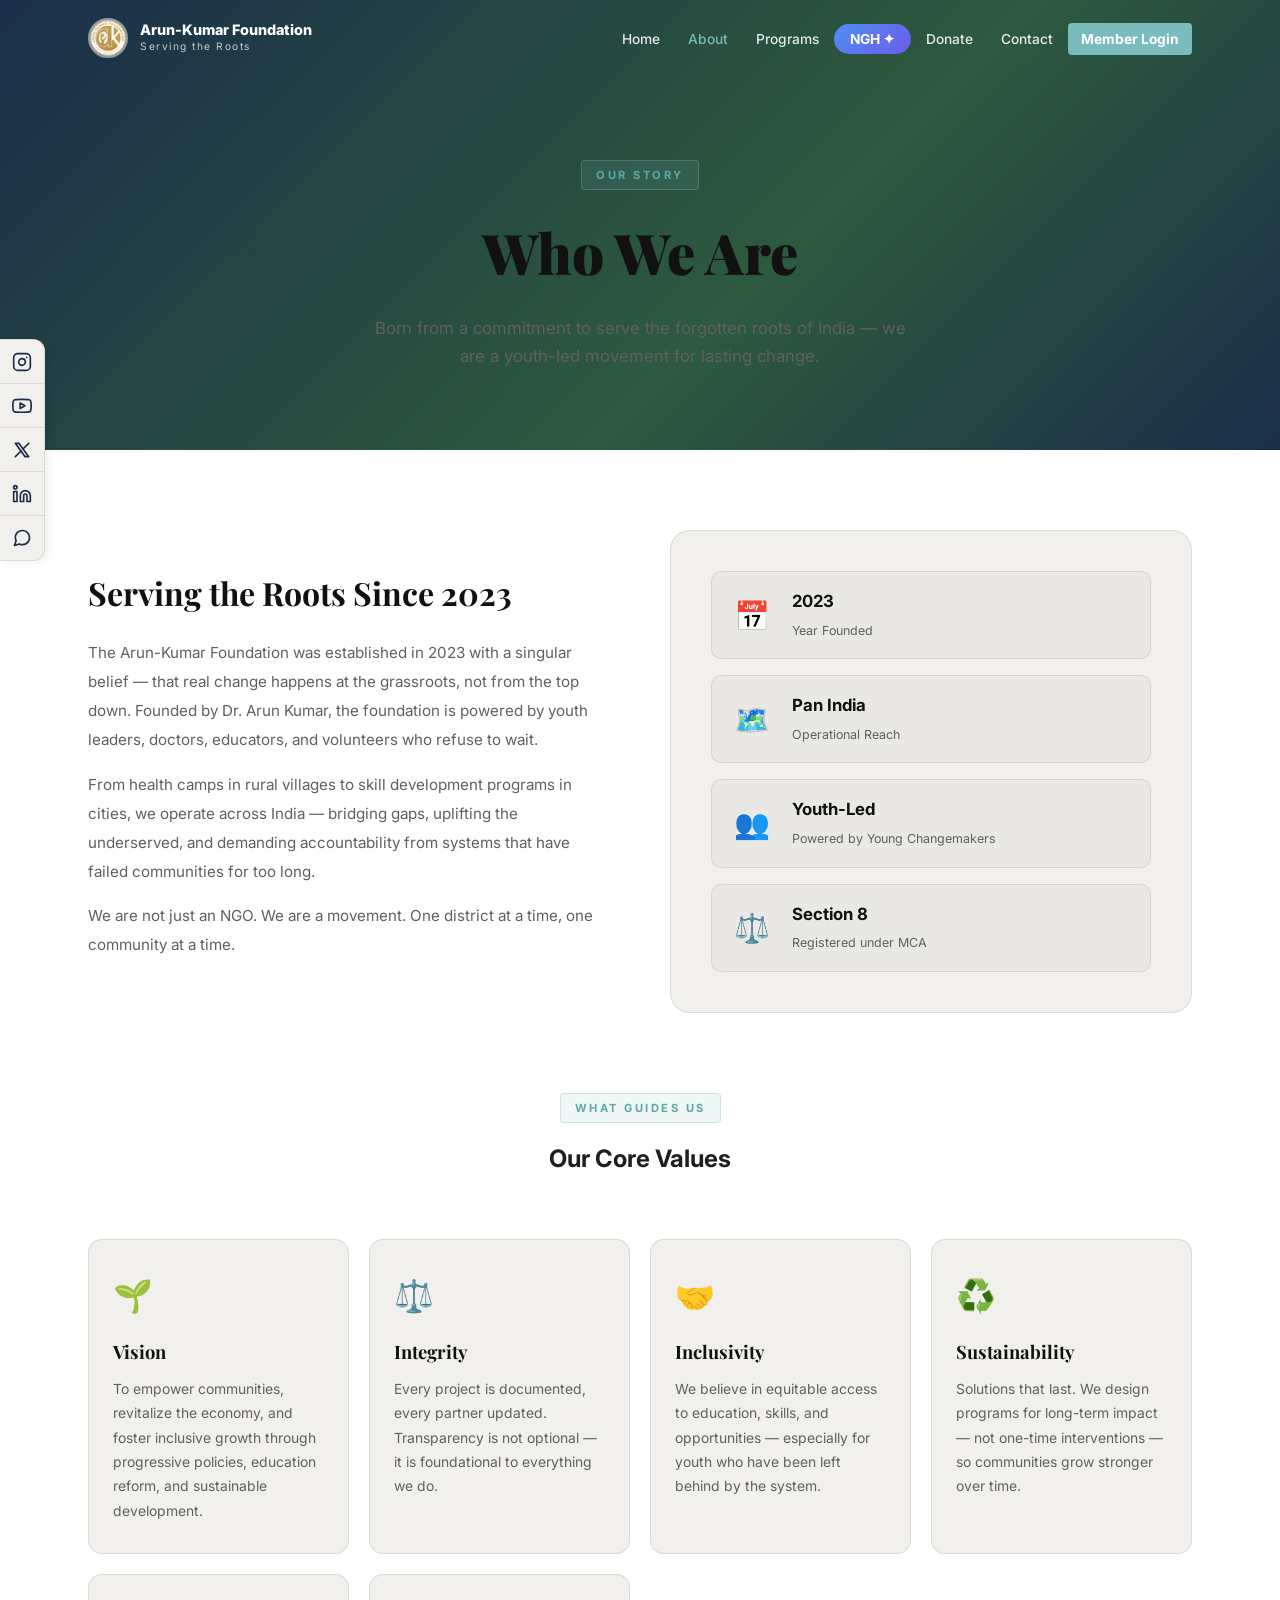
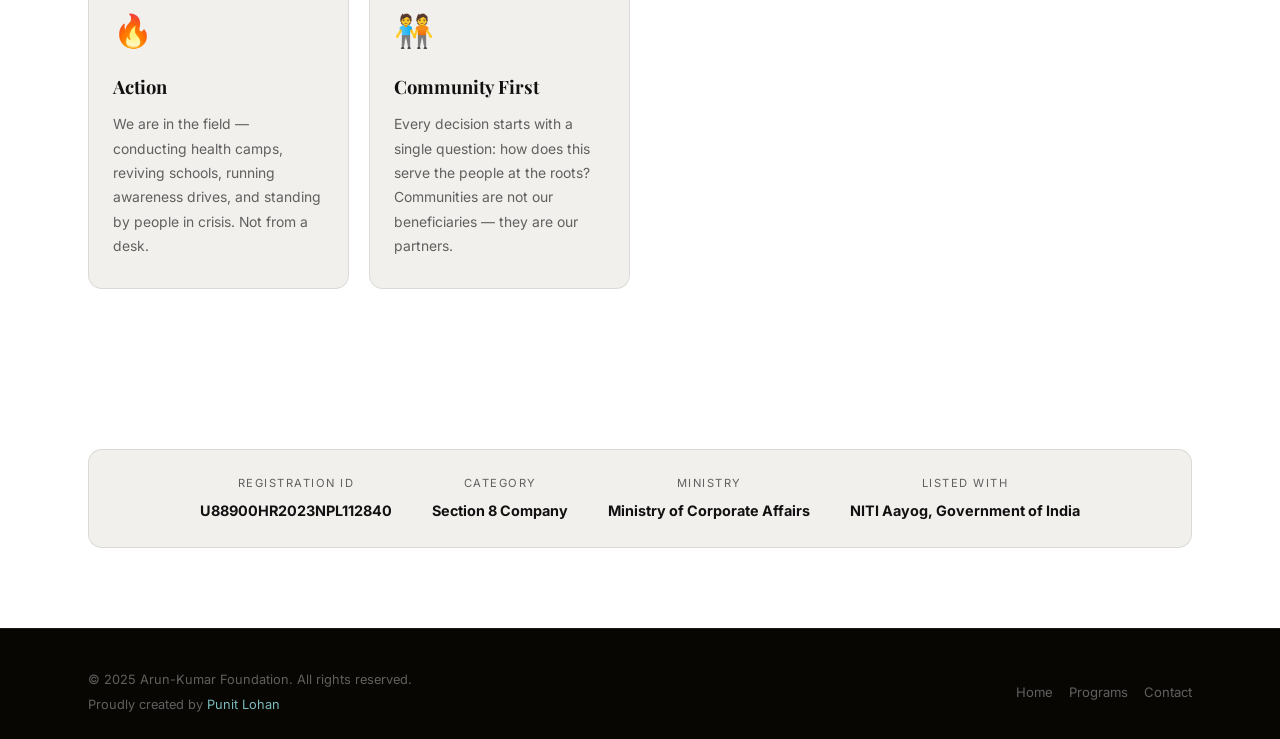
<file: about.html>
<!DOCTYPE html>
<html lang="en">
<head>
  <meta charset="UTF-8">
  <meta name="viewport" content="width=device-width, initial-scale=1.0">
  <title>About Us — Arun-Kumar Foundation</title>
  <meta name="description" content="Learn about the Arun-Kumar Foundation — our story, mission, vision, and the roots we serve across India.">
  
  <!-- Fonts -->
  <link href="https://fonts.googleapis.com/css2?family=Playfair+Display:wght@400;700;900&family=Inter:wght@300;400;500;600&display=swap" rel="stylesheet">
  
  <!-- Styles -->
  <link rel="stylesheet" href="style.css">
  <style>
    /* Hero Section Styles */
    .page-hero {
      padding: 160px 0 80px;
      text-align: center;
      background: linear-gradient(135deg, #1A2E4A 0%, #2D5A3D 60%, #1A2E4A 100%);
    }
    .page-hero h1 {
      font-family: 'Playfair Display', serif;
      font-size: clamp(2.2rem, 5vw, 3.5rem);
      font-weight: 900;
      color: var(--black);
      margin-bottom: 16px;
    }
    .page-hero p {
      color: var(--muted);
      max-width: 560px;
      margin: 0 auto;
      font-size: 1.05rem;
    }
    
    /* Story Grid Styles */
    .story-grid {
      display: grid;
      grid-template-columns: 1fr 1fr;
      gap: 60px;
      align-items: center;
      padding: 80px 0;
    }
    .story-text h2 {
      font-family: 'Playfair Display', serif;
      font-size: 2rem;
      font-weight: 700;
      margin-bottom: 20px;
      color: var(--black);
    }
    .story-text p {
      color: var(--muted);
      line-height: 1.9;
      margin-bottom: 16px;
      font-size: .95rem;
    }
    .story-visual {
      background: var(--off-white);
      border: 1px solid var(--border);
      border-radius: 20px;
      padding: 40px;
      display: flex;
      flex-direction: column;
      gap: 16px;
    }
    .story-stat {
      display: flex;
      align-items: center;
      gap: 16px;
      padding: 16px;
      background: rgba(0, 0, 0, 0.03);
      border-radius: 10px;
      border: 1px solid var(--border);
      transition: border-color .2s;
    }
    .story-stat:hover {
      border-color: rgba(122, 188, 188, 0.4);
    }
    .story-stat .icon {
      font-size: 1.8rem;
      width: 48px;
      text-align: center;
    }
    .story-stat .text span {
      display: block;
      font-weight: 700;
      font-size: 1.05rem;
      color: var(--black);
    }
    .story-stat .text small {
      color: var(--muted);
      font-size: .78rem;
    }
    
    /* Core Values Styles */
    .values-grid {
      display: grid;
      grid-template-columns: repeat(auto-fit, minmax(240px, 1fr));
      gap: 20px;
      padding-bottom: 80px;
    }
    .value-card {
      background: var(--off-white);
      border: 1px solid var(--border);
      border-radius: 14px;
      padding: 30px 24px;
      transition: transform .3s, border-color .3s;
    }
    .value-card:hover {
      transform: translateY(-5px);
      border-color: rgba(122, 188, 188, 0.4);
    }
    .value-icon {
      font-size: 2rem;
      margin-bottom: 14px;
    }
    .value-card h3 {
      font-family: 'Playfair Display', serif;
      font-size: 1.15rem;
      margin-bottom: 10px;
      color: var(--black);
    }
    .value-card p {
      color: var(--muted);
      font-size: .87rem;
      line-height: 1.75;
    }
    
    /* Registration Bar Styles */
    .reg-bar {
      background: var(--off-white);
      border: 1px solid var(--border);
      border-radius: 14px;
      padding: 24px 36px;
      display: flex;
      align-items: center;
      justify-content: center;
      gap: 40px;
      flex-wrap: wrap;
      margin-bottom: 80px;
      text-align: center;
    }
    .reg-item span {
      display: block;
      font-size: .7rem;
      color: var(--muted);
      margin-bottom: 4px;
      text-transform: uppercase;
      letter-spacing: 1.5px;
    }
    .reg-item strong {
      color: var(--black);
      font-size: .9rem;
    }
    
    /* Responsive Queries */
    @media (max-width: 768px) {
      .story-grid {
        grid-template-columns: 1fr;
        gap: 36px;
      }
      .reg-bar {
        gap: 24px;
      }
    }
  </style>
</head>
<body>

  <!-- Sticky Social Sidebar -->
  <div class="sticky-social-bar">
    <a href="https://www.instagram.com/foundationtheak" target="_blank" title="Instagram">
      <svg width="20" height="20" viewBox="0 0 24 24" fill="none" stroke="currentColor" stroke-width="2" stroke-linecap="round" stroke-linejoin="round"><rect x="2" y="2" width="20" height="20" rx="5" ry="5"></rect><path d="M16 11.37A4 4 0 1 1 12.63 8 4 4 0 0 1 16 11.37z"></path><line x1="17.5" y1="6.5" x2="17.51" y2="6.5"></line></svg>
    </a>
    <a href="https://youtube.com/@foundationtheak" target="_blank" title="YouTube">
      <svg width="20" height="20" viewBox="0 0 24 24" fill="none" stroke="currentColor" stroke-width="2" stroke-linecap="round" stroke-linejoin="round"><path d="M22.54 6.42a2.78 2.78 0 0 0-1.94-2C18.88 4 12 4 12 4s-6.88 0-8.6.46a2.78 2.78 0 0 0-1.94 2A29 29 0 0 0 1 11.75a29 29 0 0 0 .46 5.33 2.78 2.78 0 0 0 1.94 2c1.72.46 8.6.46 8.6.46s6.88 0 8.6-.46a2.78 2.78 0 0 0 1.94-2 29 29 0 0 0 .46-5.33 29 29 0 0 0-.46-5.33z"></path><polygon points="9.75 15.02 15.5 11.75 9.75 8.48 9.75 15.02"></polygon></svg>
    </a>
    <a href="https://x.com/foundationtheak" target="_blank" title="X (Twitter)">
      <svg width="20" height="20" viewBox="0 0 24 24" fill="none" stroke="currentColor" stroke-width="2" stroke-linecap="round" stroke-linejoin="round"><path d="M4 4l11.733 16h4.267l-11.733 -16z"></path><path d="M4 20l6.768 -6.768m2.46 -2.46l6.772 -6.772"></path></svg>
    </a>
    <a href="https://www.linkedin.com/company/arun-kumar-foundation-akf/" target="_blank" title="LinkedIn">
      <svg width="20" height="20" viewBox="0 0 24 24" fill="none" stroke="currentColor" stroke-width="2" stroke-linecap="round" stroke-linejoin="round"><path d="M16 8a6 6 0 0 1 6 6v7h-4v-7a2 2 0 0 0-2-2 2 2 0 0 0-2 2v7h-4v-7a6 6 0 0 1 6-6z"></path><rect x="2" y="9" width="4" height="12"></rect><circle cx="4" cy="4" r="2"></circle></svg>
    </a>
    <a href="https://whatsapp.com/channel/0029VbBDiZnId7nROuNdtd3h" target="_blank" title="WhatsApp">
      <svg width="20" height="20" viewBox="0 0 24 24" fill="none" stroke="currentColor" stroke-width="2" stroke-linecap="round" stroke-linejoin="round"><path d="M21 11.5a8.38 8.38 0 0 1-.9 3.8 8.5 8.5 0 0 1-7.6 4.7 8.38 8.38 0 0 1-3.8-.9L3 21l1.9-5.7a8.38 8.38 0 0 1-.9-3.8 8.5 8.5 0 0 1 4.7-7.6 8.38 8.38 0 0 1 3.8-.9h.5a8.48 8.48 0 0 1 8 8v.5z"></path></svg>
    </a>
  </div>

  <!-- Navigation Bar -->
  <nav class="navbar scrolled" id="navbar">
    <div class="nav-container">
      <a href="/" class="nav-logo">
        <img src="WhatsApp Image 2026-04-18 at 8.07.49 PM.jpeg" alt="AKF Logo" class="logo-img">
        <div class="logo-text">
          <span class="logo-name">Arun-Kumar Foundation</span>
          <span class="logo-tagline">Serving the Roots</span>
        </div>
      </a>
      <ul class="nav-links" id="nav-links">
        <li><a href="index.html">Home</a></li>
        <li><a href="about.html" style="color:var(--teal)">About</a></li>
        <li><a href="programs.html">Programs</a></li>
        <li>
          <a href="ngh.html" style="background:linear-gradient(135deg,#4f8ef7,#6c5ce7);color:#fff;padding:7px 16px;border-radius:50px;font-weight:700;white-space:nowrap;">NGH ✦</a>
        </li>
        <li><a href="donate.html">Donate</a></li>
        <li><a href="contact.html">Contact</a></li>
        <li><a href="login.html" class="nav-login-btn">Member Login</a></li>
      </ul>
      <button class="hamburger" id="hamburger">
        <span></span><span></span><span></span>
      </button>
    </div>
  </nav>

  <!-- Hero Section -->
  <section class="page-hero">
    <div class="container">
      <span class="section-tag">Our Story</span>
      <h1>Who We Are</h1>
      <p>Born from a commitment to serve the forgotten roots of India — we are a youth-led movement for lasting change.</p>
    </div>
  </section>

  <!-- Main Content Container -->
  <div class="container">
    
    <!-- Story Grid -->
    <div class="story-grid">
      <div class="story-text" data-animate>
        <h2>Serving the Roots Since 2023</h2>
        <p>The Arun-Kumar Foundation was established in 2023 with a singular belief — that real change happens at the grassroots, not from the top down. Founded by Dr. Arun Kumar, the foundation is powered by youth leaders, doctors, educators, and volunteers who refuse to wait.</p>
        <p>From health camps in rural villages to skill development programs in cities, we operate across India — bridging gaps, uplifting the underserved, and demanding accountability from systems that have failed communities for too long.</p>
        <p>We are not just an NGO. We are a movement. One district at a time, one community at a time.</p>
      </div>
      <div class="story-visual" data-animate>
        <div class="story-stat">
          <div class="icon">📅</div>
          <div class="text">
            <span>2023</span>
            <small>Year Founded</small>
          </div>
        </div>
        <div class="story-stat">
          <div class="icon">🗺️</div>
          <div class="text">
            <span>Pan India</span>
            <small>Operational Reach</small>
          </div>
        </div>
        <div class="story-stat">
          <div class="icon">👥</div>
          <div class="text">
            <span>Youth-Led</span>
            <small>Powered by Young Changemakers</small>
          </div>
        </div>
        <div class="story-stat">
          <div class="icon">⚖️</div>
          <div class="text">
            <span>Section 8</span>
            <small>Registered under MCA</small>
          </div>
        </div>
      </div>
    </div>

    <!-- Core Values Header -->
    <div class="section-header">
      <span class="section-tag">What Guides Us</span>
      <h2>Our Core Values</h2>
    </div>
    
    <!-- Core Values Grid -->
    <div class="values-grid" style="margin-bottom:80px">
      <div class="value-card" data-animate>
        <div class="value-icon">🌱</div>
        <h3>Vision</h3>
        <p>To empower communities, revitalize the economy, and foster inclusive growth through progressive policies, education reform, and sustainable development.</p>
      </div>
      <div class="value-card" data-animate>
        <div class="value-icon">⚖️</div>
        <h3>Integrity</h3>
        <p>Every project is documented, every partner updated. Transparency is not optional — it is foundational to everything we do.</p>
      </div>
      <div class="value-card" data-animate>
        <div class="value-icon">🤝</div>
        <h3>Inclusivity</h3>
        <p>We believe in equitable access to education, skills, and opportunities — especially for youth who have been left behind by the system.</p>
      </div>
      <div class="value-card" data-animate>
        <div class="value-icon">♻️</div>
        <h3>Sustainability</h3>
        <p>Solutions that last. We design programs for long-term impact — not one-time interventions — so communities grow stronger over time.</p>
      </div>
      <div class="value-card" data-animate>
        <div class="value-icon">🔥</div>
        <h3>Action</h3>
        <p>We are in the field — conducting health camps, reviving schools, running awareness drives, and standing by people in crisis. Not from a desk.</p>
      </div>
      <div class="value-card" data-animate>
        <div class="value-icon">🧑‍🤝‍🧑</div>
        <h3>Community First</h3>
        <p>Every decision starts with a single question: how does this serve the people at the roots? Communities are not our beneficiaries — they are our partners.</p>
      </div>
    </div>

    <!-- Registration Information -->
    <div class="reg-bar" data-animate>
      <div class="reg-item">
        <span>Registration ID</span>
        <strong>U88900HR2023NPL112840</strong>
      </div>
      <div class="reg-item">
        <span>Category</span>
        <strong>Section 8 Company</strong>
      </div>
      <div class="reg-item">
        <span>Ministry</span>
        <strong>Ministry of Corporate Affairs</strong>
      </div>
      <div class="reg-item">
        <span>Listed with</span>
        <strong>NITI Aayog, Government of India</strong>
      </div>
    </div>
  </div>

  <!-- Footer Area -->
  <footer style="background:#080603; padding:40px 0 24px; border-top:1px solid rgba(255,255,255,.08)">
    <div class="container" style="display:flex; justify-content:space-between; align-items:center; flex-wrap:wrap; gap:16px">
      <div style="display:flex; flex-direction:column; gap:4px">
        <p style="color:var(--muted); font-size:.8rem">&copy; 2025 Arun-Kumar Foundation. All rights reserved.</p>
        <p style="color:var(--muted); font-size:.8rem">Proudly created by <a href="https://www.linkedin.com/in/punit-lohan-8513b5222/" target="_blank" style="color:var(--teal); text-decoration:none;">Punit Lohan</a></p>
      </div>
      <div style="display:flex; gap:16px; flex-wrap:wrap">
        <a href="/" style="color:var(--muted); font-size:.82rem; text-decoration:none">Home</a>
        <a href="/programs" style="color:var(--muted); font-size:.82rem; text-decoration:none">Programs</a>
        <a href="/contact" style="color:var(--muted); font-size:.82rem; text-decoration:none">Contact</a>
      </div>
    </div>
  </footer>

  <!-- Scripts -->
  <script src="script.js"></script>
</body>
</html>
</file>
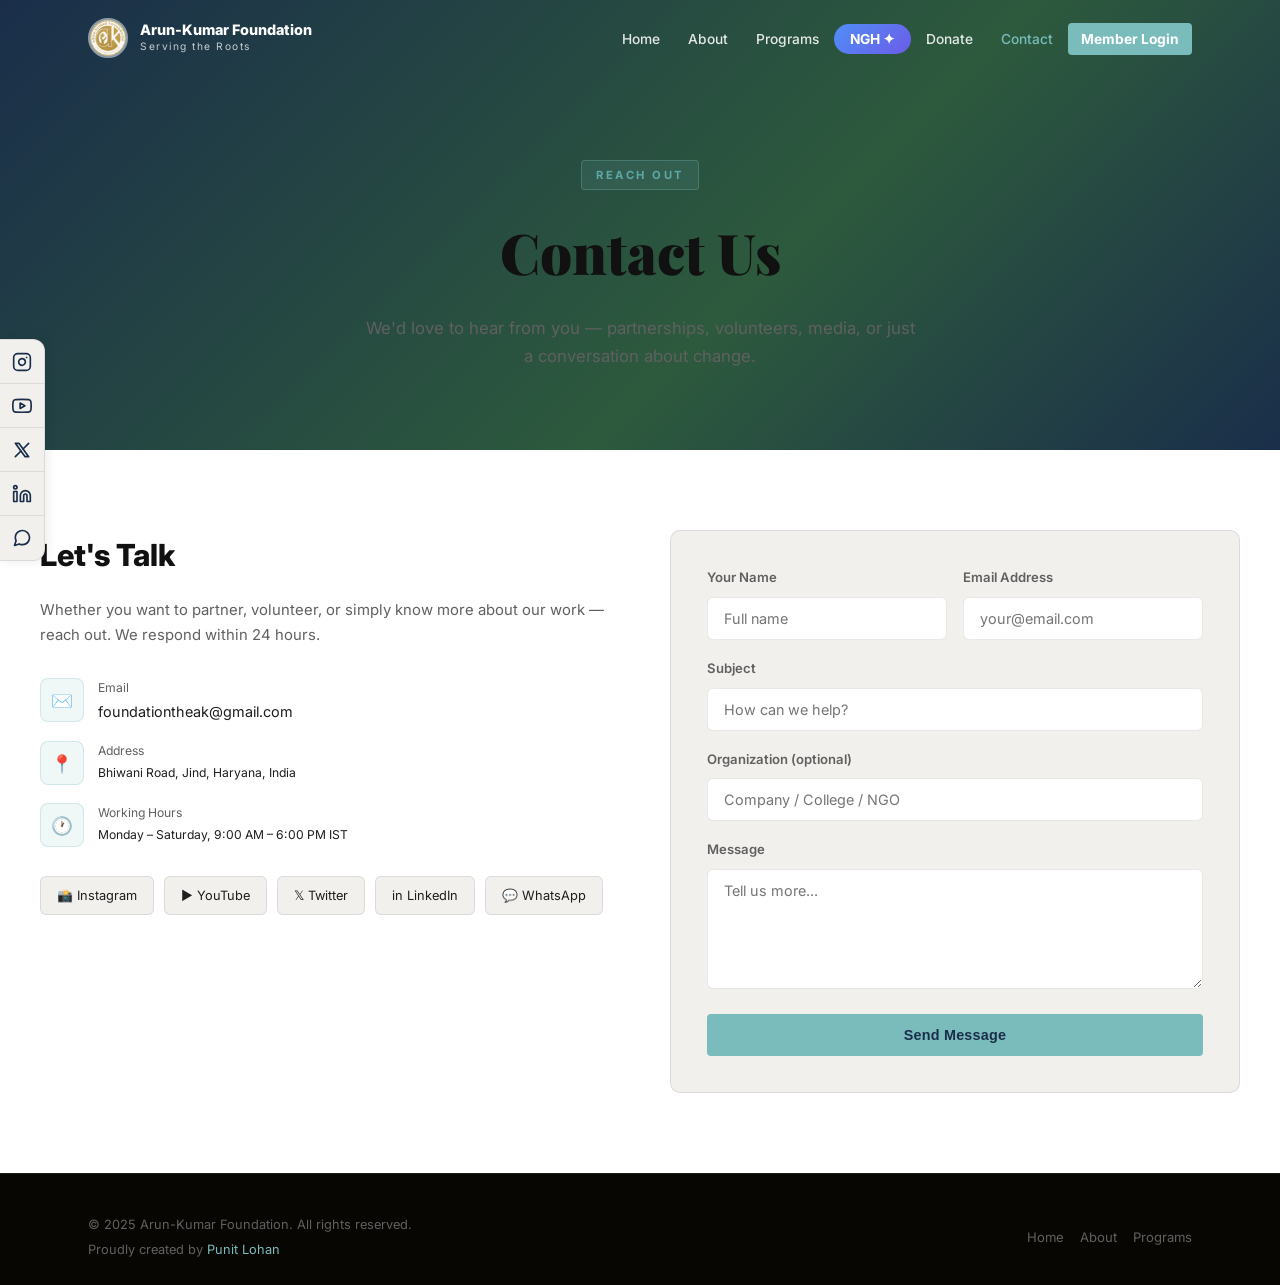
<file: contact.html>
<!DOCTYPE html>
<html lang="en">
<head>
  <meta charset="UTF-8">
  <meta name="viewport" content="width=device-width, initial-scale=1.0">
  <title>Contact Us — Arun-Kumar Foundation</title>
  <meta name="description" content="Get in touch with the Arun-Kumar Foundation. Find our address, phone, email, and send us a message.">
  
  <!-- Fonts -->
  <link href="https://fonts.googleapis.com/css2?family=Playfair+Display:wght@400;700;900&family=Inter:wght@300;400;500;600&display=swap" rel="stylesheet">
  
  <!-- Styles -->
  <link rel="stylesheet" href="style.css">
  <style>
    /* Hero Section Styles */
    .page-hero {
      padding: 160px 0 80px;
      text-align: center;
      background: linear-gradient(135deg, #1A2E4A 0%, #2D5A3D 60%, #1A2E4A 100%);
    }
    .page-hero h1 {
      font-family: 'Playfair Display', serif;
      font-size: clamp(2.2rem, 5vw, 3.5rem);
      font-weight: 900;
      color: var(--black);
      margin-bottom: 16px;
    }
    .page-hero p {
      color: var(--muted);
      max-width: 560px;
      margin: 0 auto;
      font-size: 1.05rem;
    }
    
    /* Contact Section Styles */
    .contact-section {
      padding: 80px 0;
    }
  </style>
</head>
<body>

  <!-- Sticky Social Sidebar -->
  <div class="sticky-social-bar">
    <a href="https://www.instagram.com/foundationtheak" target="_blank" title="Instagram">
      <svg width="20" height="20" viewBox="0 0 24 24" fill="none" stroke="currentColor" stroke-width="2" stroke-linecap="round" stroke-linejoin="round"><rect x="2" y="2" width="20" height="20" rx="5" ry="5"></rect><path d="M16 11.37A4 4 0 1 1 12.63 8 4 4 0 0 1 16 11.37z"></path><line x1="17.5" y1="6.5" x2="17.51" y2="6.5"></line></svg>
    </a>
    <a href="https://youtube.com/@foundationtheak" target="_blank" title="YouTube">
      <svg width="20" height="20" viewBox="0 0 24 24" fill="none" stroke="currentColor" stroke-width="2" stroke-linecap="round" stroke-linejoin="round"><path d="M22.54 6.42a2.78 2.78 0 0 0-1.94-2C18.88 4 12 4 12 4s-6.88 0-8.6.46a2.78 2.78 0 0 0-1.94 2A29 29 0 0 0 1 11.75a29 29 0 0 0 .46 5.33 2.78 2.78 0 0 0 1.94 2c1.72.46 8.6.46 8.6.46s6.88 0 8.6-.46a2.78 2.78 0 0 0 1.94-2 29 29 0 0 0 .46-5.33 29 29 0 0 0-.46-5.33z"></path><polygon points="9.75 15.02 15.5 11.75 9.75 8.48 9.75 15.02"></polygon></svg>
    </a>
    <a href="https://x.com/foundationtheak" target="_blank" title="X (Twitter)">
      <svg width="20" height="20" viewBox="0 0 24 24" fill="none" stroke="currentColor" stroke-width="2" stroke-linecap="round" stroke-linejoin="round"><path d="M4 4l11.733 16h4.267l-11.733 -16z"></path><path d="M4 20l6.768 -6.768m2.46 -2.46l6.772 -6.772"></path></svg>
    </a>
    <a href="https://www.linkedin.com/company/arun-kumar-foundation-akf/" target="_blank" title="LinkedIn">
      <svg width="20" height="20" viewBox="0 0 24 24" fill="none" stroke="currentColor" stroke-width="2" stroke-linecap="round" stroke-linejoin="round"><path d="M16 8a6 6 0 0 1 6 6v7h-4v-7a2 2 0 0 0-2-2 2 2 0 0 0-2 2v7h-4v-7a6 6 0 0 1 6-6z"></path><rect x="2" y="9" width="4" height="12"></rect><circle cx="4" cy="4" r="2"></circle></svg>
    </a>
    <a href="https://whatsapp.com/channel/0029VbBDiZnId7nROuNdtd3h" target="_blank" title="WhatsApp">
      <svg width="20" height="20" viewBox="0 0 24 24" fill="none" stroke="currentColor" stroke-width="2" stroke-linecap="round" stroke-linejoin="round"><path d="M21 11.5a8.38 8.38 0 0 1-.9 3.8 8.5 8.5 0 0 1-7.6 4.7 8.38 8.38 0 0 1-3.8-.9L3 21l1.9-5.7a8.38 8.38 0 0 1-.9-3.8 8.5 8.5 0 0 1 4.7-7.6 8.38 8.38 0 0 1 3.8-.9h.5a8.48 8.48 0 0 1 8 8v.5z"></path></svg>
    </a>
  </div>

  <!-- Navigation Bar -->
  <nav class="navbar scrolled" id="navbar">
    <div class="nav-container">
      <a href="/" class="nav-logo">
        <img src="WhatsApp Image 2026-04-18 at 8.07.49 PM.jpeg" alt="AKF Logo" class="logo-img">
        <div class="logo-text">
          <span class="logo-name">Arun-Kumar Foundation</span>
          <span class="logo-tagline">Serving the Roots</span>
        </div>
      </a>
      <ul class="nav-links" id="nav-links">
        <li><a href="index.html">Home</a></li>
        <li><a href="about.html">About</a></li>
        <li><a href="programs.html">Programs</a></li>
        <li>
          <a href="ngh.html" style="background:linear-gradient(135deg,#4f8ef7,#6c5ce7);color:#fff;padding:7px 16px;border-radius:50px;font-weight:700;white-space:nowrap;">NGH ✦</a>
        </li>
        <li><a href="donate.html">Donate</a></li>
        <li><a href="contact.html" style="color:var(--teal)">Contact</a></li>
        <li><a href="login.html" class="nav-login-btn">Member Login</a></li>
      </ul>
      <button class="hamburger" id="hamburger">
        <span></span><span></span><span></span>
      </button>
    </div>
  </nav>

  <!-- Hero Section -->
  <section class="page-hero">
    <div class="container">
      <span class="section-tag">Reach Out</span>
      <h1>Contact Us</h1>
      <p>We'd love to hear from you — partnerships, volunteers, media, or just a conversation about change.</p>
    </div>
  </section>

  <!-- Main Content Container -->
  <div class="container contact-section">
    <div class="contact-grid">
      
      <!-- Contact Information -->
      <div class="contact-info" data-animate>
        <h3>Let's Talk</h3>
        <p>Whether you want to partner, volunteer, or simply know more about our work — reach out. We respond within 24 hours.</p>

        <!-- Email Details -->
        <div class="contact-detail">
          <div class="contact-detail-icon">✉️</div>
          <div class="contact-detail-text">
            <span>Email</span>
            <a href="mailto:foundationtheak@gmail.com">foundationtheak@gmail.com</a>
          </div>
        </div>
        
        <!-- Address Details -->
        <div class="contact-detail">
          <div class="contact-detail-icon">📍</div>
          <div class="contact-detail-text">
            <span>Address</span>
            <span style="color:var(--text)">Bhiwani Road, Jind, Haryana, India</span>
          </div>
        </div>
        
        <!-- Working Hours Details -->
        <div class="contact-detail">
          <div class="contact-detail-icon">🕐</div>
          <div class="contact-detail-text">
            <span>Working Hours</span>
            <span style="color:var(--text)">Monday – Saturday, 9:00 AM – 6:00 PM IST</span>
          </div>
        </div>
        
        <!-- Social Media Links -->
        <div class="social-links" style="margin-top:28px">
          <a href="https://www.instagram.com/foundationtheak" target="_blank" class="social-pill">📸 Instagram</a>
          <a href="https://youtube.com/@foundationtheak" target="_blank" class="social-pill">▶ YouTube</a>
          <a href="https://x.com/foundationtheak" target="_blank" class="social-pill">𝕏 Twitter</a>
          <a href="https://www.linkedin.com/company/arun-kumar-foundation-akf/" target="_blank" class="social-pill">in LinkedIn</a>
          <a href="https://whatsapp.com/channel/0029VbBDiZnId7nROuNdtd3h" target="_blank" class="social-pill">💬 WhatsApp</a>
        </div>
      </div>

      <!-- Contact Form -->
      <div class="contact-form-wrapper" data-animate>
        <!-- Success Message Placeholder -->
        <div id="form-success" style="display:none; text-align:center; padding:40px 20px">
          <div style="font-size:3rem; margin-bottom:16px">✅</div>
          <h3 style="font-family:'Playfair Display',serif; margin-bottom:10px">Message Sent!</h3>
          <p style="color:#8a9bbf; font-size:.9rem">We'll get back to you within 24 hours.</p>
        </div>
        
        <form id="contact-form" onsubmit="sendMessage(event)">
          <div class="form-row">
            <div class="form-group">
              <label for="cf-name">Your Name</label>
              <input type="text" id="cf-name" placeholder="Full name" required>
            </div>
            <div class="form-group">
              <label for="cf-email">Email Address</label>
              <input type="email" id="cf-email" placeholder="your@email.com" required>
            </div>
          </div>
          
          <div class="form-group">
            <label for="cf-subject">Subject</label>
            <input type="text" id="cf-subject" placeholder="How can we help?">
          </div>
          
          <div class="form-group">
            <label for="cf-org">Organization (optional)</label>
            <input type="text" id="cf-org" placeholder="Company / College / NGO">
          </div>
          
          <div class="form-group">
            <label for="cf-msg">Message</label>
            <textarea id="cf-msg" placeholder="Tell us more..." required></textarea>
          </div>
          
          <button type="submit" class="btn btn-primary" id="cf-btn" style="width:100%; justify-content:center">Send Message</button>
        </form>
      </div>
    </div>
  </div>

  <!-- Footer Area -->
  <footer style="background:#080603; padding:40px 0 24px; border-top:1px solid rgba(255,255,255,.08)">
    <div class="container" style="display:flex; justify-content:space-between; align-items:center; flex-wrap:wrap; gap:16px">
      <div style="display:flex; flex-direction:column; gap:4px">
        <p style="color:var(--muted); font-size:.8rem">&copy; 2025 Arun-Kumar Foundation. All rights reserved.</p>
        <p style="color:var(--muted); font-size:.8rem">Proudly created by <a href="https://www.linkedin.com/in/punit-lohan-8513b5222/" target="_blank" style="color:var(--teal); text-decoration:none;">Punit Lohan</a></p>
      </div>
      <div style="display:flex; gap:16px; flex-wrap:wrap">
        <a href="/" style="color:var(--muted); font-size:.82rem; text-decoration:none">Home</a>
        <a href="/about" style="color:var(--muted); font-size:.82rem; text-decoration:none">About</a>
        <a href="/programs" style="color:var(--muted); font-size:.82rem; text-decoration:none">Programs</a>
      </div>
    </div>
  </footer>

  <!-- Scripts -->
  <script src="script.js"></script>
  <script>
    async function sendMessage(e) {
      e.preventDefault();
      
      const btn = document.getElementById('cf-btn');
      btn.textContent = 'Sending...'; 
      btn.disabled = true;
      
      try {
        await fetch('/api/contact', {
          method: 'POST', 
          headers: {'Content-Type':'application/json'},
          body: JSON.stringify({
            name:    document.getElementById('cf-name').value,
            email:   document.getElementById('cf-email').value,
            subject: document.getElementById('cf-subject').value,
            message: document.getElementById('cf-msg').value
          })
        });
      } catch (error) {
        console.error("Message sending failed", error);
      }
      
      document.getElementById('contact-form').style.display = 'none';
      document.getElementById('form-success').style.display = 'block';
    }
  </script>
</body>
</html>
</file>
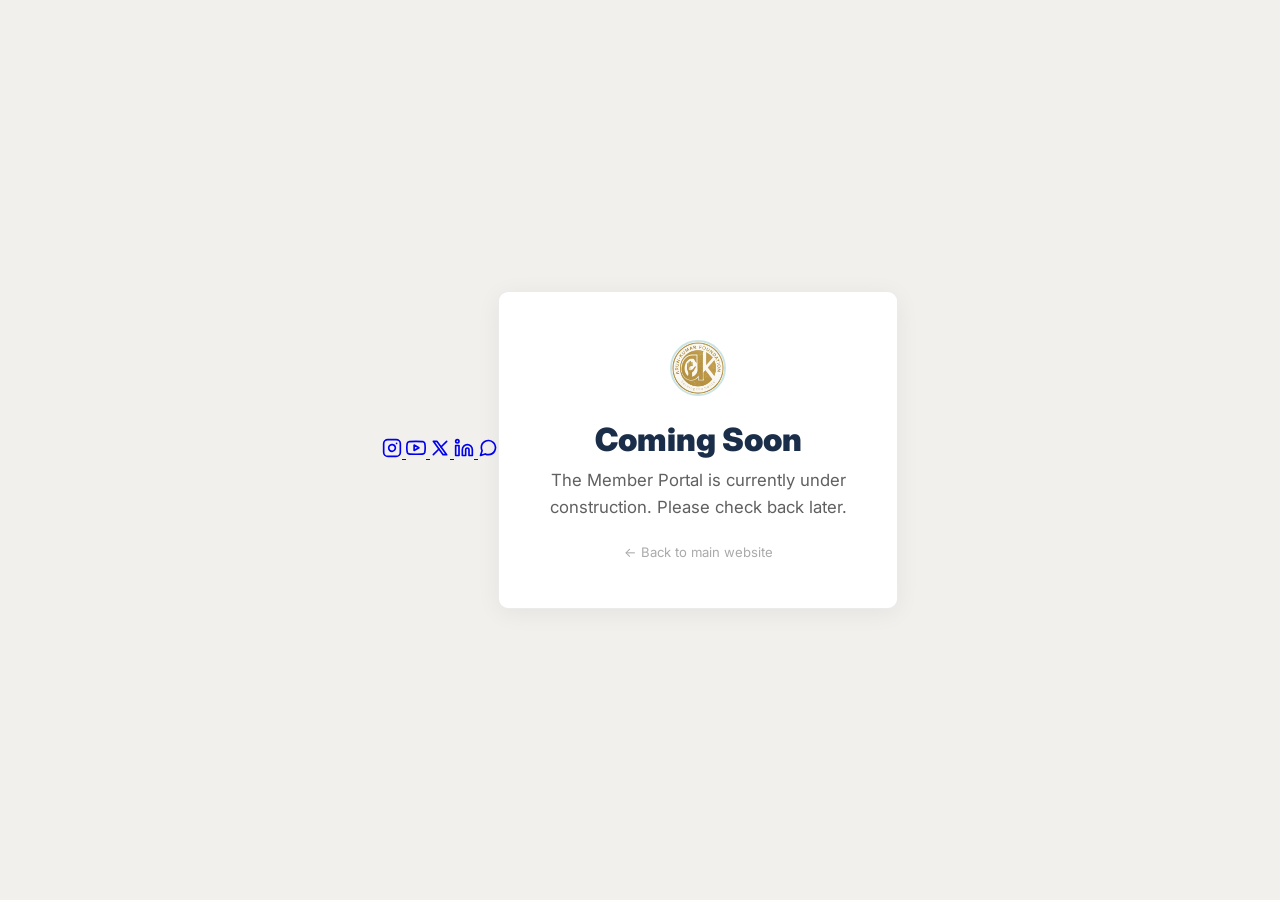
<file: login.html>
<!DOCTYPE html>
<html lang="en">
<head>
  <meta charset="UTF-8">
  <meta name="viewport" content="width=device-width, initial-scale=1.0">
  <title>Member Login — AKF</title>
  
  <!-- Fonts -->
  <link href="https://fonts.googleapis.com/css2?family=Inter:wght@400;700;800;900&display=swap" rel="stylesheet">
  
  <!-- Styles -->
  <style>
    /* Reset & Base Styles */
    * {
      box-sizing: border-box;
      margin: 0;
      padding: 0;
    }
    body {
      font-family: 'Inter', sans-serif;
      min-height: 100vh;
      display: flex;
      align-items: center;
      justify-content: center;
      background: #F2F0ED;
    }

    /* Card Container */
    .card {
      background: #fff;
      border: 1px solid rgba(0,0,0,.08);
      border-radius: 10px;
      padding: 48px 40px;
      max-width: 400px;
      width: 100%;
      text-align: center;
      box-shadow: 0 4px 24px rgba(0,0,0,.06);
    }

    /* Logo & Typography */
    .logo {
      width: 56px;
      height: 56px;
      border-radius: 50%;
      object-fit: cover;
      border: 2px solid rgba(122,188,188,.4);
      margin-bottom: 20px;
    }
    h1 {
      font-size: 1.5rem;
      font-weight: 900;
      color: #111;
      margin-bottom: 8px;
    }
    p {
      color: #606060;
      font-size: .9rem;
      line-height: 1.6;
      margin-bottom: 28px;
    }

    /* Navigation Links */
    .back {
      display: block;
      margin-top: 16px;
      font-size: .82rem;
      color: #aaa;
      text-decoration: none;
    }
    .back:hover {
      color: #1A2E4A;
    }
  </style>
</head>
<body>

  <!-- Sticky Social Sidebar -->
  <div class="sticky-social-bar">
    <a href="https://www.instagram.com/foundationtheak" target="_blank" title="Instagram">
      <svg width="20" height="20" viewBox="0 0 24 24" fill="none" stroke="currentColor" stroke-width="2" stroke-linecap="round" stroke-linejoin="round"><rect x="2" y="2" width="20" height="20" rx="5" ry="5"></rect><path d="M16 11.37A4 4 0 1 1 12.63 8 4 4 0 0 1 16 11.37z"></path><line x1="17.5" y1="6.5" x2="17.51" y2="6.5"></line></svg>
    </a>
    <a href="https://youtube.com/@foundationtheak" target="_blank" title="YouTube">
      <svg width="20" height="20" viewBox="0 0 24 24" fill="none" stroke="currentColor" stroke-width="2" stroke-linecap="round" stroke-linejoin="round"><path d="M22.54 6.42a2.78 2.78 0 0 0-1.94-2C18.88 4 12 4 12 4s-6.88 0-8.6.46a2.78 2.78 0 0 0-1.94 2A29 29 0 0 0 1 11.75a29 29 0 0 0 .46 5.33 2.78 2.78 0 0 0 1.94 2c1.72.46 8.6.46 8.6.46s6.88 0 8.6-.46a2.78 2.78 0 0 0 1.94-2 29 29 0 0 0 .46-5.33 29 29 0 0 0-.46-5.33z"></path><polygon points="9.75 15.02 15.5 11.75 9.75 8.48 9.75 15.02"></polygon></svg>
    </a>
    <a href="https://x.com/foundationtheak" target="_blank" title="X (Twitter)">
      <svg width="20" height="20" viewBox="0 0 24 24" fill="none" stroke="currentColor" stroke-width="2" stroke-linecap="round" stroke-linejoin="round"><path d="M4 4l11.733 16h4.267l-11.733 -16z"></path><path d="M4 20l6.768 -6.768m2.46 -2.46l6.772 -6.772"></path></svg>
    </a>
    <a href="https://www.linkedin.com/company/arun-kumar-foundation-akf/" target="_blank" title="LinkedIn">
      <svg width="20" height="20" viewBox="0 0 24 24" fill="none" stroke="currentColor" stroke-width="2" stroke-linecap="round" stroke-linejoin="round"><path d="M16 8a6 6 0 0 1 6 6v7h-4v-7a2 2 0 0 0-2-2 2 2 0 0 0-2 2v7h-4v-7a6 6 0 0 1 6-6z"></path><rect x="2" y="9" width="4" height="12"></rect><circle cx="4" cy="4" r="2"></circle></svg>
    </a>
    <a href="https://whatsapp.com/channel/0029VbBDiZnId7nROuNdtd3h" target="_blank" title="WhatsApp">
      <svg width="20" height="20" viewBox="0 0 24 24" fill="none" stroke="currentColor" stroke-width="2" stroke-linecap="round" stroke-linejoin="round"><path d="M21 11.5a8.38 8.38 0 0 1-.9 3.8 8.5 8.5 0 0 1-7.6 4.7 8.38 8.38 0 0 1-3.8-.9L3 21l1.9-5.7a8.38 8.38 0 0 1-.9-3.8 8.5 8.5 0 0 1 4.7-7.6 8.38 8.38 0 0 1 3.8-.9h.5a8.48 8.48 0 0 1 8 8v.5z"></path></svg>
    </a>
  </div>

  <!-- Main Login Notice Card -->
  <div class="card">
    <!-- AKF Logo -->
    <img src="WhatsApp Image 2026-04-18 at 8.07.49 PM.jpeg" alt="AKF" class="logo">
    
    <!-- Title -->
    <h1 style="font-size: 2rem; color: #1A2E4A;">Coming Soon</h1>
    
    <!-- Message -->
    <p style="font-size: 1.05rem; color: #606060; line-height: 1.6; margin-bottom: 24px;">The Member Portal is currently under construction. Please check back later.</p>
    
    <!-- Back to Website Link -->
    <a href="index.html" class="back">← Back to main website</a>
  </div>

</body>
</html>
</file>
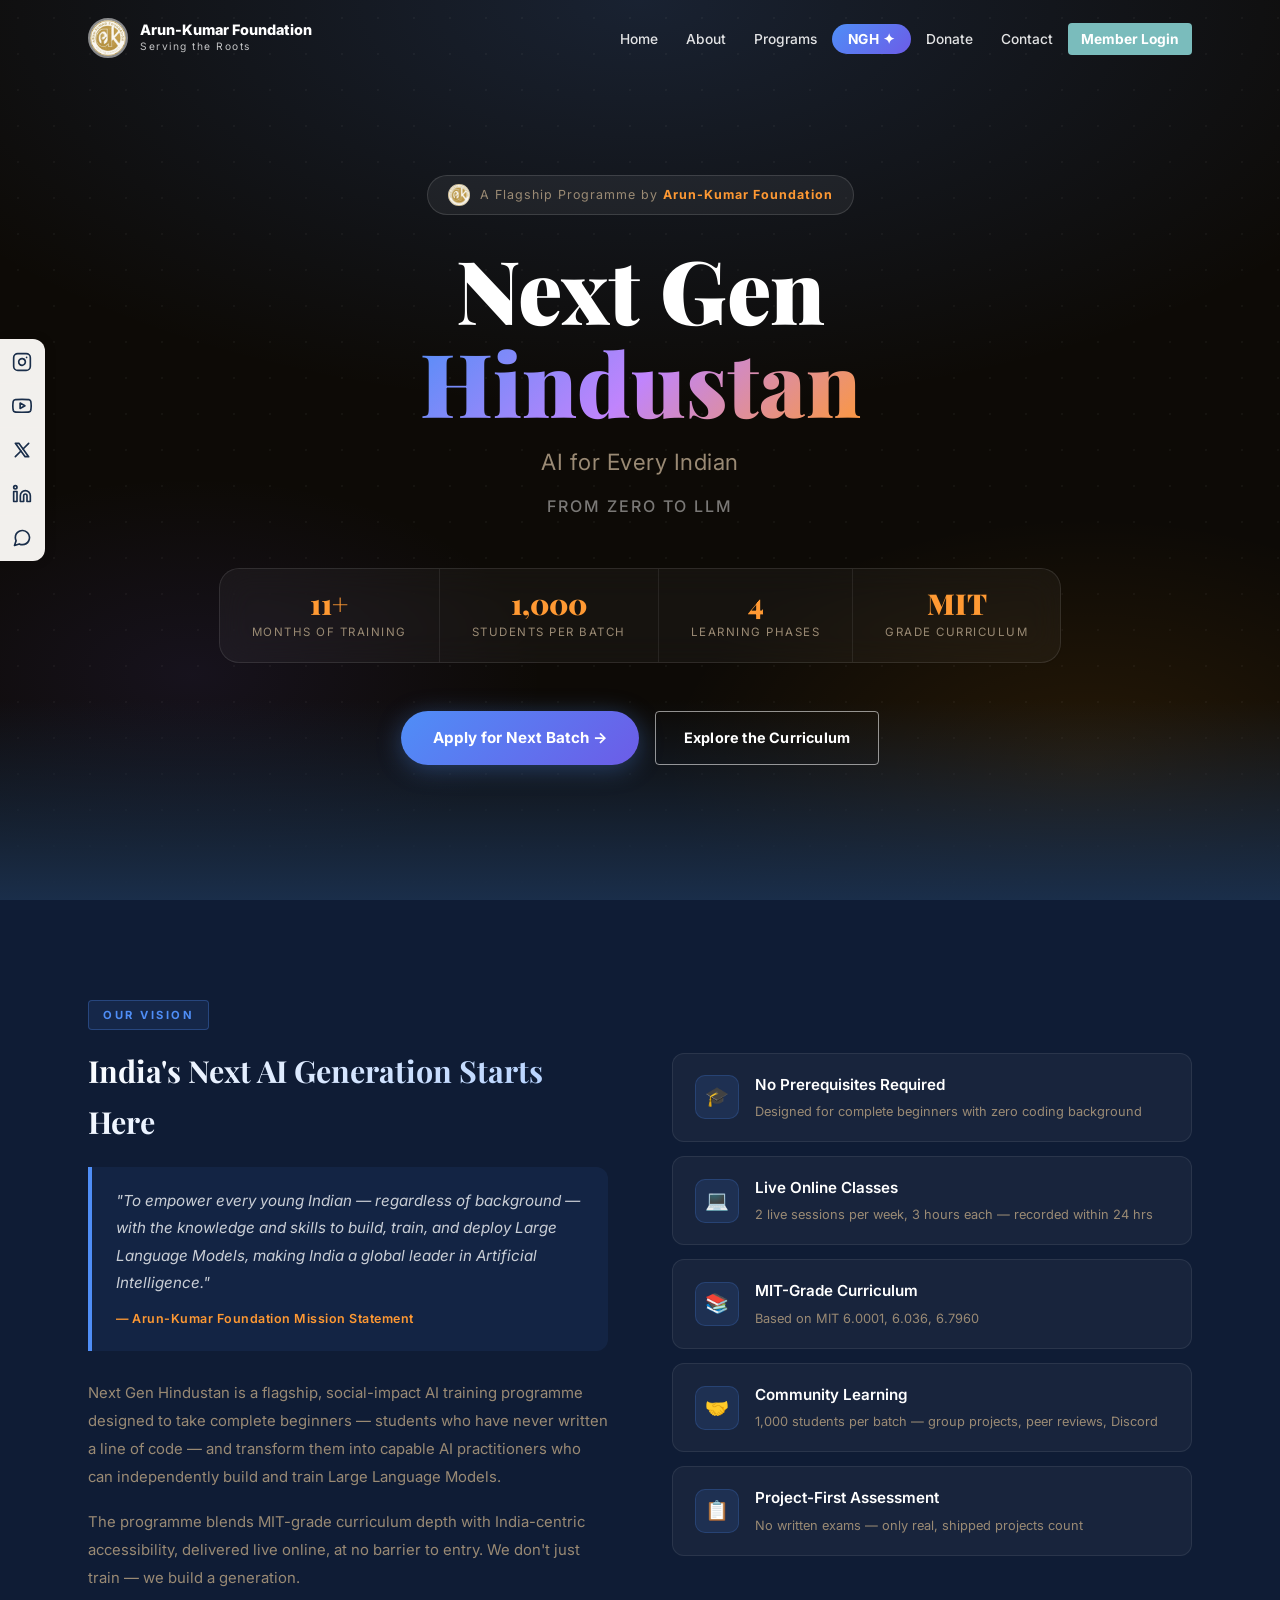
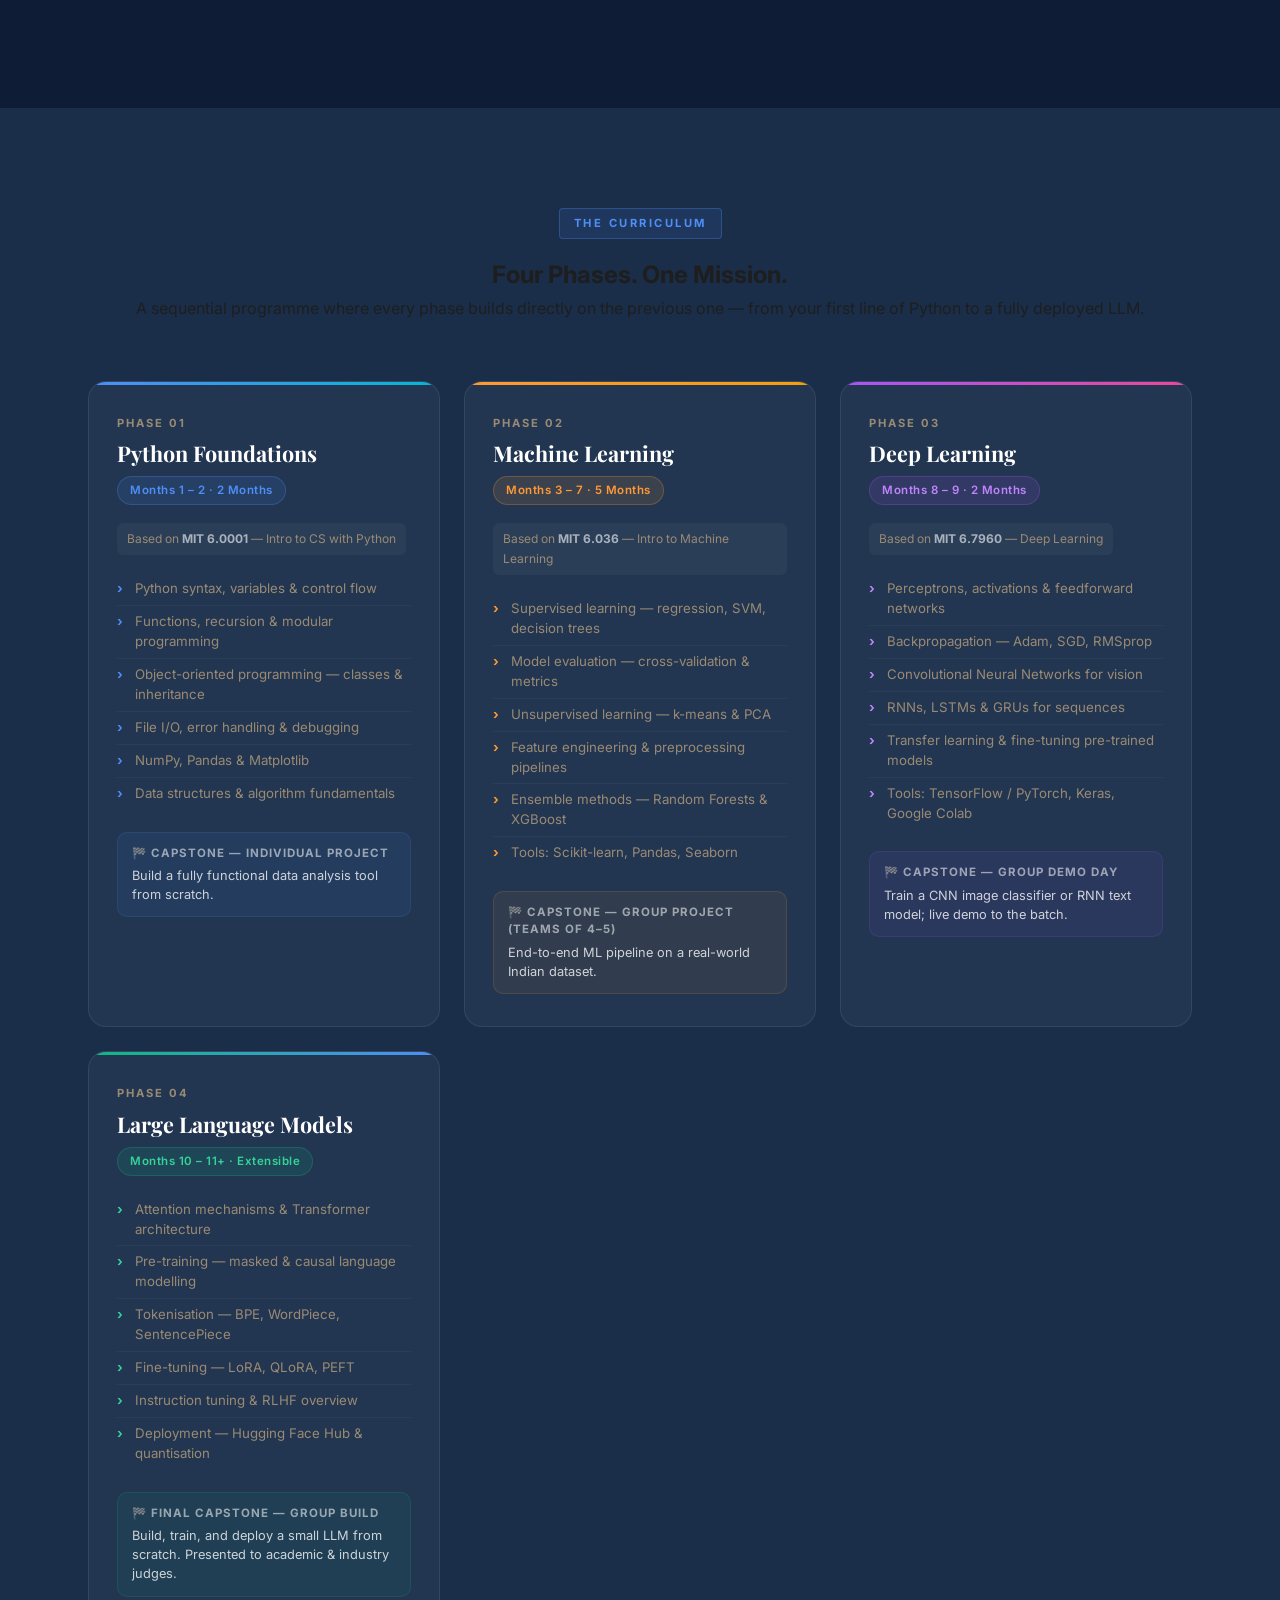
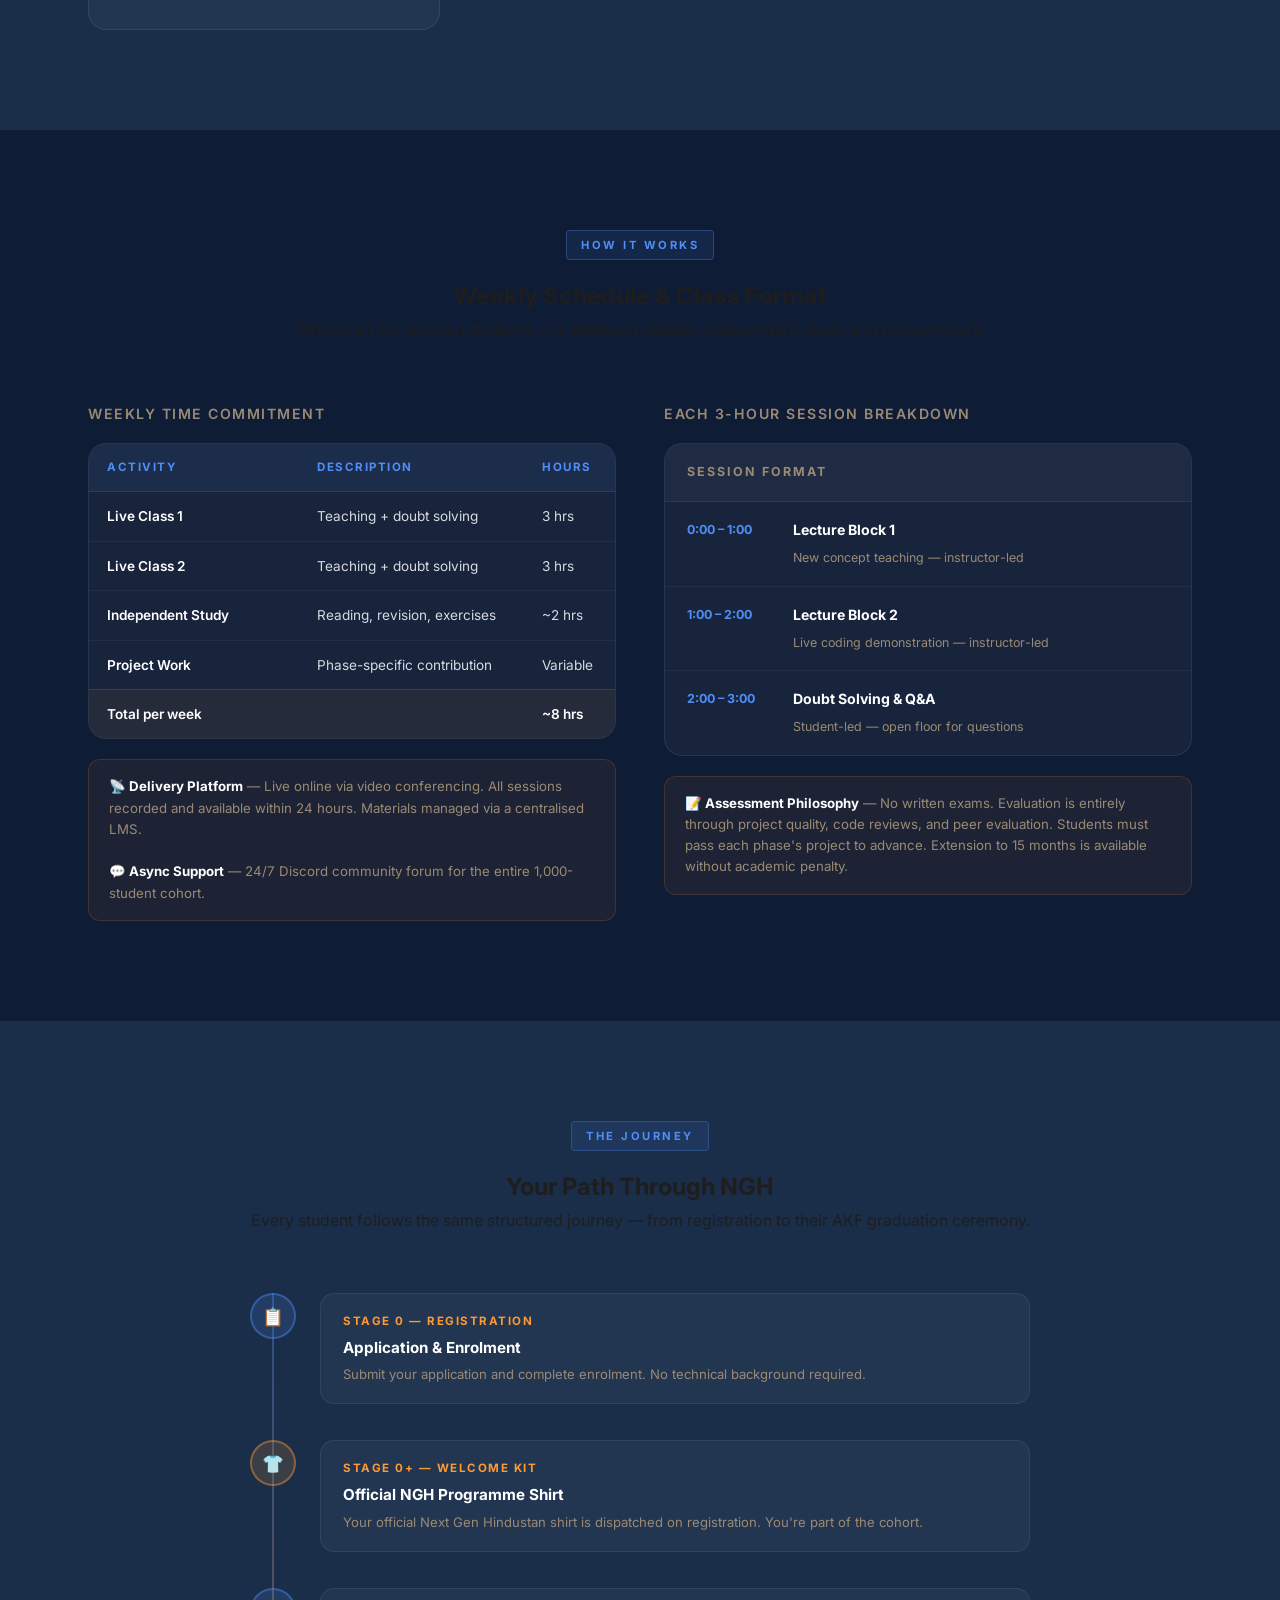
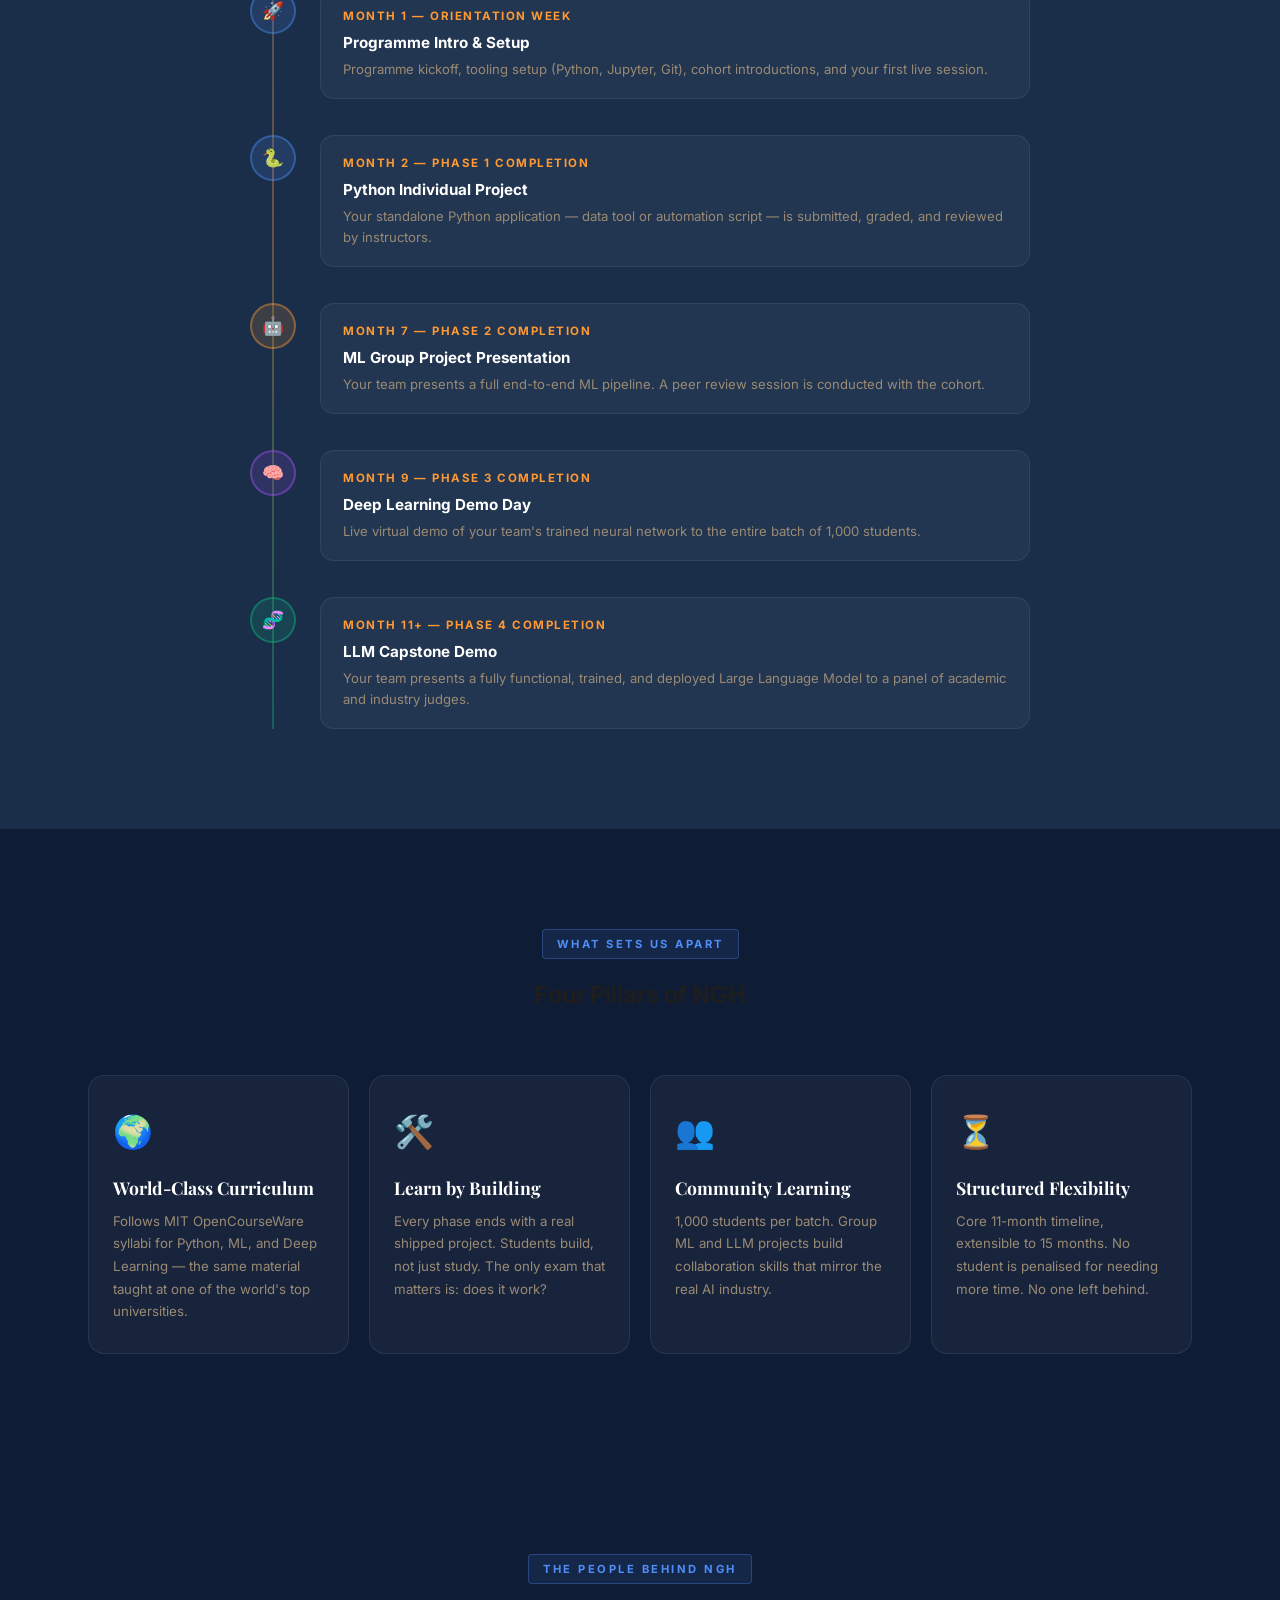
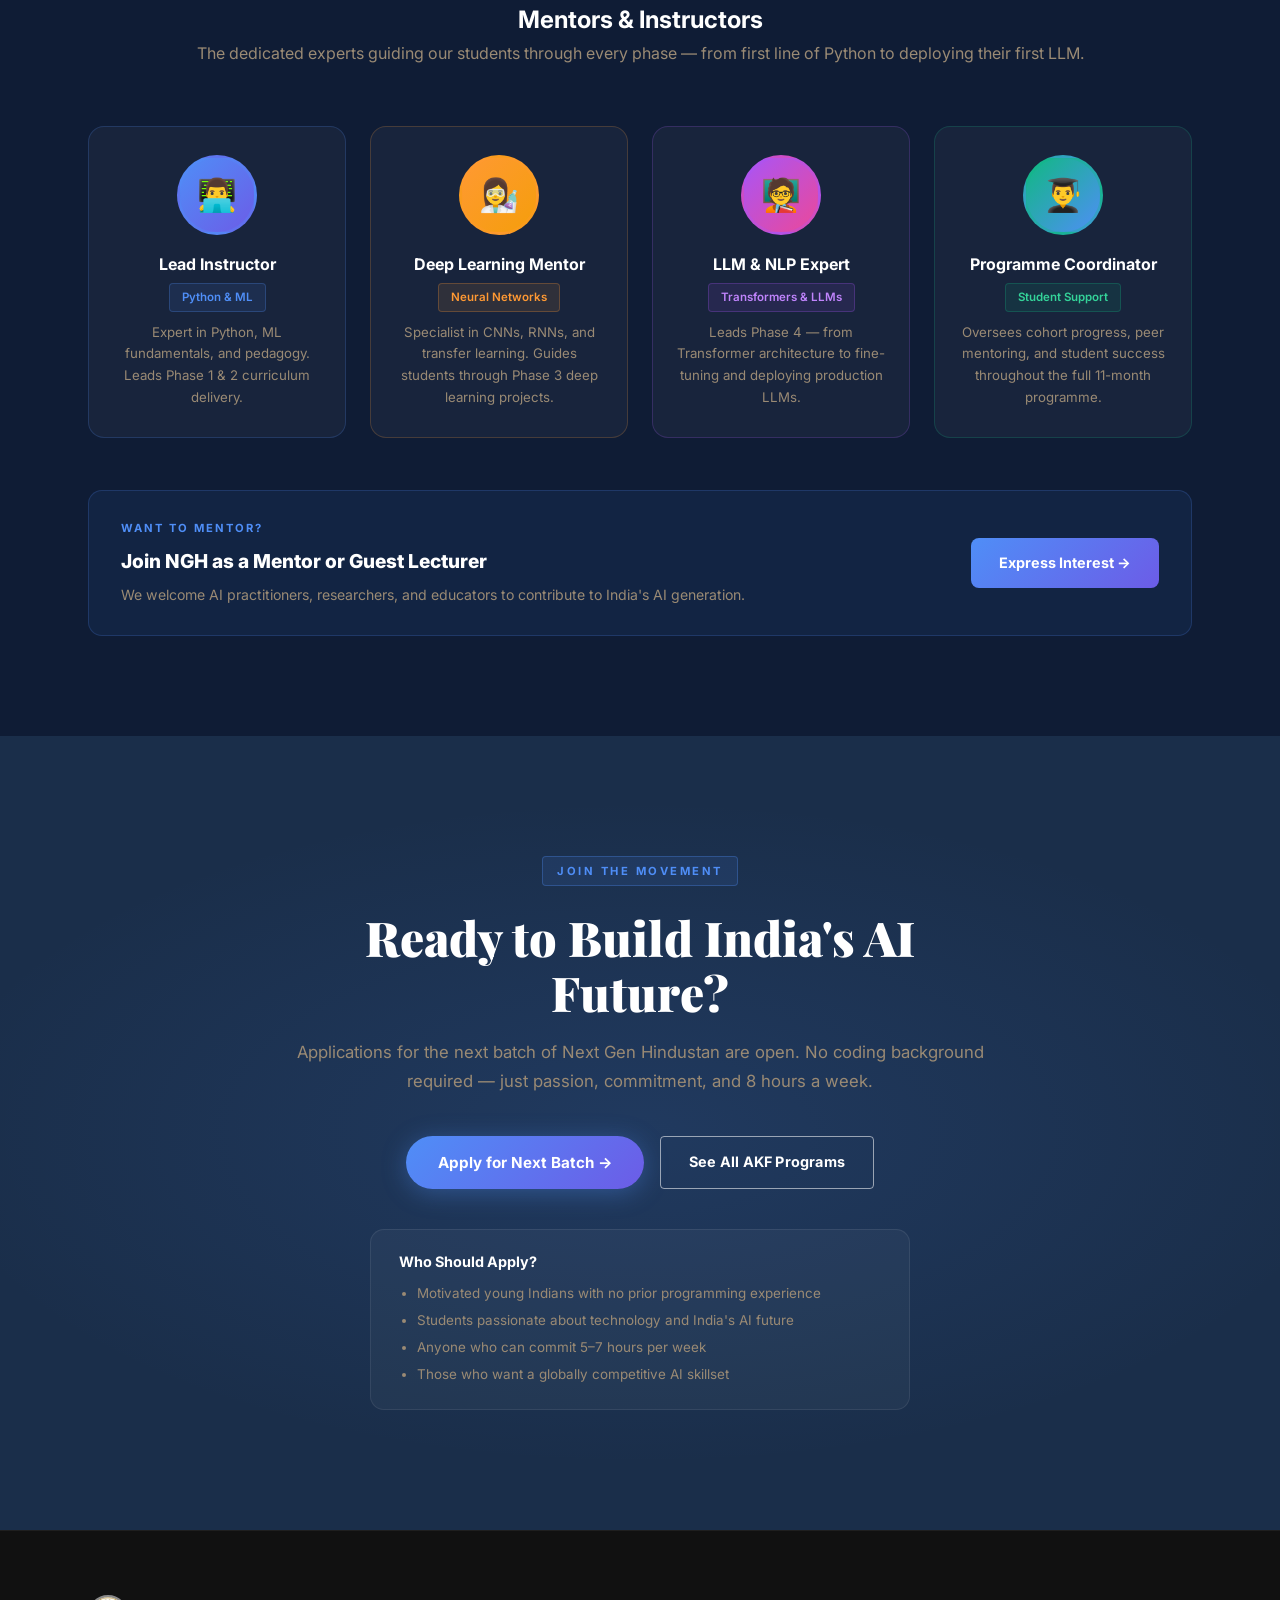
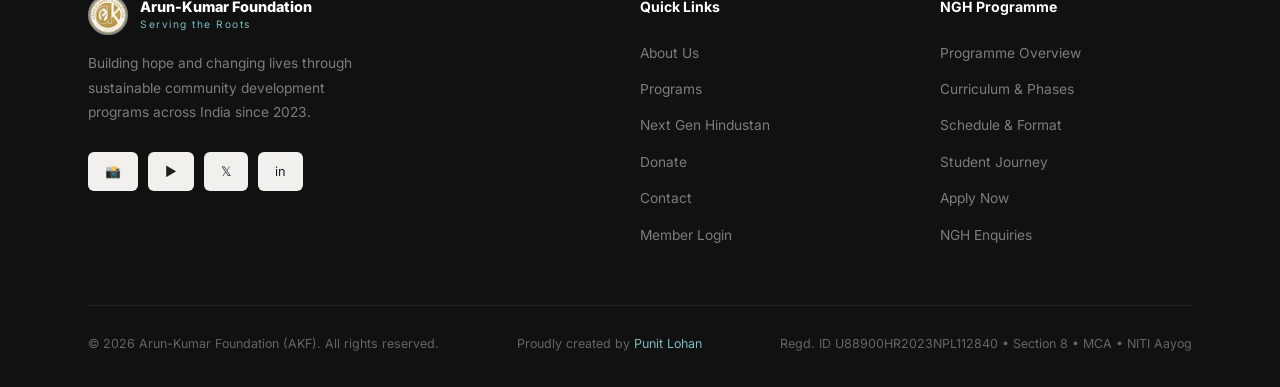
<file: ngh.html>
<!DOCTYPE html>
<html lang="en">
<head>
<meta charset="UTF-8">
<meta name="viewport" content="width=device-width,initial-scale=1.0">
<title>Next Gen Hindustan — AI for Every Indian | Arun-Kumar Foundation</title>
<meta name="description" content="Next Gen Hindustan is AKF's flagship AI training programme — taking complete beginners from zero to building Large Language Models in 11 months.">
<link href="https://fonts.googleapis.com/css2?family=Playfair+Display:wght@400;600;700;900&family=Inter:wght@300;400;500;600;700&display=swap" rel="stylesheet">
<link rel="stylesheet" href="style.css">
<style>
/* ── NGH Page Styles ── */
:root {
  --ngh-blue: #4f8ef7;
  --ngh-accent: #4f8ef7;
  --ngh-glow: rgba(79,142,247,0.12);
  /* NGH dark theme overrides */
  --bg: #0D0A06;
  --bg2: #141008;
  --surface: #1C1610;
  --cream: #F9F3E8;
  --saffron: #FF9933;
  --muted: #9A8A74;
  --white: #FFFFFF;
  --border: rgba(249,243,232,0.08);
  --navy2: #0F1C35;
}

/* NAV NGH BADGE */
.nav-ngh-badge {
  background: linear-gradient(135deg, #4f8ef7, #6c5ce7) !important;
  color: #fff !important;
  padding: 7px 16px !important;
  border-radius: 50px !important;
  font-weight: 700 !important;
  letter-spacing: .5px;
}
.nav-ngh-badge:hover { opacity: .88; transform: translateY(-1px); background: linear-gradient(135deg, #3a7cf5, #5a4fe0) !important; }

/* ── NGH HERO ── */
.ngh-hero {
  min-height: 100vh;
  display: flex;
  align-items: center;
  justify-content: center;
  text-align: center;
  padding: 120px 24px 80px;
  position: relative;
  overflow: hidden;
}
.ngh-hero-bg {
  position: absolute; inset: 0;
  background:
    radial-gradient(ellipse 100% 70% at 50% 0%, rgba(79,142,247,.18) 0%, transparent 65%),
    radial-gradient(ellipse 60% 50% at 85% 85%, rgba(255,154,0,.1) 0%, transparent 55%),
    radial-gradient(ellipse 50% 40% at 15% 75%, rgba(108,92,231,.1) 0%, transparent 55%),
    #0D0A06;
}
.ngh-hero-bg::before {
  content: '';
  position: absolute; inset: 0;
  background-image: radial-gradient(rgba(249,243,232,.04) 1px, transparent 1px);
  background-size: 36px 36px;
}
.ngh-hero-bg::after {
  content: '';
  position: absolute;
  bottom: 0; left: 0; right: 0;
  height: 200px;
  background: linear-gradient(to bottom, transparent, var(--navy));
}
.ngh-hero-content { position: relative; z-index: 2; max-width: 900px; margin: 0 auto; }

.ngh-presented-by {
  display: inline-flex;
  align-items: center;
  gap: 10px;
  padding: 8px 20px;
  background: rgba(255,255,255,.06);
  border: 1px solid rgba(255,255,255,.13);
  border-radius: 50px;
  font-size: .78rem;
  color: var(--muted);
  letter-spacing: 1px;
  margin-bottom: 28px;
}
.ngh-presented-by img {
  width: 22px; height: 22px;
  border-radius: 50%;
  object-fit: cover;
}
.ngh-presented-by strong { color: var(--saffron); }

.ngh-title {
  font-family: 'Playfair Display', serif;
  font-size: clamp(3rem, 8vw, 5.5rem);
  font-weight: 900;
  line-height: 1.05;
  margin-bottom: 16px;
  color: var(--white);
}
.ngh-title .ngh-grad {
  background: linear-gradient(135deg, #4f8ef7, #c084fc, var(--saffron));
  -webkit-background-clip: text;
  -webkit-text-fill-color: transparent;
}
.ngh-tagline {
  font-size: clamp(1.1rem, 2.5vw, 1.4rem);
  color: var(--muted);
  margin-bottom: 12px;
  letter-spacing: .5px;
}
.ngh-sub {
  font-size: 1rem;
  color: rgba(255,255,255,.45);
  margin-bottom: 48px;
  letter-spacing: 2px;
  text-transform: uppercase;
  font-weight: 500;
}

.ngh-stats-row {
  display: inline-flex;
  flex-wrap: wrap;
  justify-content: center;
  gap: 0;
  background: rgba(255,255,255,.04);
  border: 1px solid rgba(255,255,255,.1);
  border-radius: 20px;
  overflow: hidden;
  backdrop-filter: blur(16px);
  margin-bottom: 48px;
}
.ngh-stat {
  padding: 20px 32px;
  text-align: center;
  border-right: 1px solid rgba(255,255,255,.08);
}
.ngh-stat:last-child { border-right: none; }
.ngh-stat-num {
  display: block;
  font-family: 'Playfair Display', serif;
  font-size: 1.8rem;
  font-weight: 900;
  color: var(--saffron);
  line-height: 1;
}
.ngh-stat-lbl { font-size: .72rem; color: var(--muted); text-transform: uppercase; letter-spacing: 1.5px; margin-top: 6px; display: block; }

.ngh-cta-row { display: flex; gap: 16px; justify-content: center; flex-wrap: wrap; }
.btn-ngh {
  display: inline-flex;
  align-items: center;
  gap: 8px;
  padding: 14px 32px;
  border-radius: 50px;
  font-weight: 700;
  font-size: .95rem;
  text-decoration: none;
  cursor: pointer;
  border: none;
  transition: all .3s ease;
  background: linear-gradient(135deg, #4f8ef7, #6c5ce7);
  color: #fff;
  box-shadow: 0 4px 24px rgba(79,142,247,.35);
}
.btn-ngh:hover { transform: translateY(-2px); box-shadow: 0 8px 32px rgba(79,142,247,.5); }

/* ── NGH OVERVIEW ── */
.ngh-overview { background: var(--navy2); padding: 100px 0; }
.ngh-overview-grid {
  display: grid;
  grid-template-columns: 1fr 1fr;
  gap: 64px;
  align-items: center;
}
.ngh-overview-text .mission-quote {
  background: rgba(79,142,247,.08);
  border-left: 4px solid #4f8ef7;
  border-radius: 0 12px 12px 0;
  padding: 20px 24px;
  margin-bottom: 28px;
  font-style: italic;
  color: rgba(248,249,250,.8);
  font-size: .95rem;
  line-height: 1.8;
}
.ngh-overview-text .mission-quote cite {
  display: block;
  margin-top: 12px;
  font-size: .78rem;
  color: var(--saffron);
  font-style: normal;
  font-weight: 600;
  letter-spacing: .5px;
}
.ngh-overview-text p { color: var(--muted); line-height: 1.9; margin-bottom: 16px; font-size: .93rem; }
.ngh-overview-text h2 {
  font-family: 'Playfair Display', serif;
  font-size: 1.9rem;
  font-weight: 700;
  margin-bottom: 20px;
  background: linear-gradient(135deg, var(--white), #a5c8ff);
  -webkit-background-clip: text;
  -webkit-text-fill-color: transparent;
}

.ngh-quick-facts { display: flex; flex-direction: column; gap: 14px; }
.quick-fact {
  display: flex;
  align-items: center;
  gap: 16px;
  padding: 18px 22px;
  background: rgba(255,255,255,.04);
  border: 1px solid rgba(255,255,255,.08);
  border-radius: 12px;
  transition: border-color .2s;
}
.quick-fact:hover { border-color: rgba(79,142,247,.3); }
.qf-icon {
  width: 44px; height: 44px;
  background: rgba(79,142,247,.12);
  border: 1px solid rgba(79,142,247,.2);
  border-radius: 10px;
  display: flex; align-items: center; justify-content: center;
  font-size: 1.2rem;
  flex-shrink: 0;
}
.qf-text strong { display: block; font-size: .95rem; color: var(--white); font-weight: 600; }
.qf-text span { font-size: .8rem; color: var(--muted); }

/* ── PHASES ── */
.ngh-phases { padding: 100px 0; background: var(--navy); }
.phases-grid { display: grid; grid-template-columns: repeat(auto-fit, minmax(260px, 1fr)); gap: 24px; margin-top: 0; }

.phase-card {
  background: rgba(255,255,255,.04);
  border: 1px solid rgba(255,255,255,.08);
  border-radius: 18px;
  padding: 32px 28px;
  position: relative;
  overflow: hidden;
  transition: transform .3s, box-shadow .3s, border-color .3s;
}
.phase-card:hover {
  transform: translateY(-6px);
  box-shadow: 0 20px 60px rgba(0,0,0,.4);
}
.phase-card::before {
  content: '';
  position: absolute; top: 0; left: 0; right: 0;
  height: 3px;
}
.phase-1::before { background: linear-gradient(90deg, #4f8ef7, #06b6d4); }
.phase-1:hover { border-color: rgba(79,142,247,.35); box-shadow: 0 20px 60px rgba(79,142,247,.12); }
.phase-2::before { background: linear-gradient(90deg, #FF9933, #f59e0b); }
.phase-2:hover { border-color: rgba(255,153,51,.35); box-shadow: 0 20px 60px rgba(255,153,51,.12); }
.phase-3::before { background: linear-gradient(90deg, #a855f7, #ec4899); }
.phase-3:hover { border-color: rgba(168,85,247,.35); box-shadow: 0 20px 60px rgba(168,85,247,.12); }
.phase-4::before { background: linear-gradient(90deg, #10b981, #4f8ef7); }
.phase-4:hover { border-color: rgba(16,185,129,.35); box-shadow: 0 20px 60px rgba(16,185,129,.12); }

.phase-num {
  font-size: .7rem;
  font-weight: 700;
  letter-spacing: 2px;
  text-transform: uppercase;
  color: var(--muted);
  margin-bottom: 8px;
}
.phase-name {
  font-family: 'Playfair Display', serif;
  font-size: 1.35rem;
  font-weight: 700;
  color: var(--white);
  margin-bottom: 8px;
  line-height: 1.25;
}
.phase-duration {
  display: inline-block;
  padding: 4px 12px;
  border-radius: 50px;
  font-size: .72rem;
  font-weight: 600;
  letter-spacing: .5px;
  margin-bottom: 18px;
}
.phase-1 .phase-duration { background: rgba(79,142,247,.12); color: #4f8ef7; border: 1px solid rgba(79,142,247,.25); }
.phase-2 .phase-duration { background: rgba(255,153,51,.12); color: var(--saffron); border: 1px solid rgba(255,153,51,.25); }
.phase-3 .phase-duration { background: rgba(168,85,247,.12); color: #c084fc; border: 1px solid rgba(168,85,247,.25); }
.phase-4 .phase-duration { background: rgba(16,185,129,.12); color: #34d399; border: 1px solid rgba(16,185,129,.25); }

.phase-basis {
  font-size: .75rem;
  color: var(--muted);
  margin-bottom: 18px;
  padding: 6px 10px;
  background: rgba(255,255,255,.04);
  border-radius: 6px;
  display: inline-block;
}
.phase-basis strong { color: rgba(255,255,255,.6); }

.phase-topics { list-style: none; margin-bottom: 22px; }
.phase-topics li {
  font-size: .83rem;
  color: var(--muted);
  padding: 6px 0 6px 18px;
  position: relative;
  border-bottom: 1px solid rgba(255,255,255,.04);
  line-height: 1.5;
}
.phase-topics li:last-child { border-bottom: none; }
.phase-topics li::before {
  content: '›';
  position: absolute;
  left: 0;
  font-weight: 700;
}
.phase-1 .phase-topics li::before { color: #4f8ef7; }
.phase-2 .phase-topics li::before { color: var(--saffron); }
.phase-3 .phase-topics li::before { color: #c084fc; }
.phase-4 .phase-topics li::before { color: #34d399; }

.phase-capstone {
  padding: 12px 14px;
  border-radius: 10px;
  font-size: .8rem;
  line-height: 1.5;
}
.phase-1 .phase-capstone { background: rgba(79,142,247,.07); border: 1px solid rgba(79,142,247,.15); color: rgba(248,249,250,.8); }
.phase-2 .phase-capstone { background: rgba(255,153,51,.07); border: 1px solid rgba(255,153,51,.15); color: rgba(248,249,250,.8); }
.phase-3 .phase-capstone { background: rgba(168,85,247,.07); border: 1px solid rgba(168,85,247,.15); color: rgba(248,249,250,.8); }
.phase-4 .phase-capstone { background: rgba(16,185,129,.07); border: 1px solid rgba(16,185,129,.15); color: rgba(248,249,250,.8); }
.phase-capstone strong { display: block; font-size: .72rem; text-transform: uppercase; letter-spacing: 1px; margin-bottom: 4px; opacity: .7; }

/* ── SCHEDULE ── */
.ngh-schedule { background: var(--navy2); padding: 100px 0; }
.schedule-layout {
  display: grid;
  grid-template-columns: 1fr 1fr;
  gap: 48px;
  align-items: start;
  margin-top: 0;
}
.schedule-table-wrap {
  background: rgba(255,255,255,.04);
  border: 1px solid rgba(255,255,255,.08);
  border-radius: 18px;
  overflow: hidden;
}
.sched-table { width: 100%; border-collapse: collapse; }
.sched-table thead tr { background: rgba(79,142,247,.08); border-bottom: 1px solid rgba(79,142,247,.2); }
.sched-table th { padding: 14px 18px; text-align: left; font-size: .72rem; font-weight: 700; text-transform: uppercase; letter-spacing: 1.5px; color: #4f8ef7; }
.sched-table tbody tr { border-bottom: 1px solid rgba(255,255,255,.05); transition: background .15s; }
.sched-table tbody tr:last-child { border-bottom: none; }
.sched-table tbody tr:hover { background: rgba(255,255,255,.03); }
.sched-table td { padding: 13px 18px; font-size: .85rem; color: rgba(248,249,250,.85); vertical-align: top; }
.sched-table td:first-child { font-weight: 600; color: var(--white); width: 40%; }
.sched-table .highlight-row td { color: var(--saffron); }
.sched-table .total-row { background: rgba(255,153,51,.06); }
.sched-table .total-row td { color: var(--white); font-weight: 600; border-top: 1px solid rgba(255,153,51,.2); }

.session-breakdown {
  background: rgba(255,255,255,.04);
  border: 1px solid rgba(255,255,255,.08);
  border-radius: 18px;
  overflow: hidden;
}
.sb-header {
  padding: 18px 22px;
  background: rgba(255,255,255,.03);
  border-bottom: 1px solid rgba(255,255,255,.07);
  font-size: .78rem;
  font-weight: 700;
  letter-spacing: 2px;
  text-transform: uppercase;
  color: var(--muted);
}
.sb-row {
  display: flex;
  align-items: flex-start;
  gap: 16px;
  padding: 16px 22px;
  border-bottom: 1px solid rgba(255,255,255,.05);
}
.sb-row:last-child { border-bottom: none; }
.sb-time {
  font-size: .78rem;
  font-weight: 700;
  color: #4f8ef7;
  white-space: nowrap;
  min-width: 90px;
  padding-top: 2px;
}
.sb-segment strong { display: block; font-size: .88rem; color: var(--white); margin-bottom: 2px; }
.sb-segment span { font-size: .78rem; color: var(--muted); }

.platform-note {
  margin-top: 20px;
  padding: 16px 20px;
  background: rgba(255,153,51,.06);
  border: 1px solid rgba(255,153,51,.15);
  border-radius: 12px;
  font-size: .83rem;
  color: var(--muted);
  line-height: 1.6;
}
.platform-note strong { color: var(--white); }

/* ── MILESTONES ── */
.ngh-milestones { background: var(--navy); padding: 100px 0; }
.milestones-list { max-width: 780px; margin: 0 auto; position: relative; }
.milestones-list::before {
  content: '';
  position: absolute;
  left: 22px;
  top: 0; bottom: 0;
  width: 2px;
  background: linear-gradient(to bottom, #4f8ef7, var(--saffron), #10b981);
  opacity: .35;
}
.milestone-item {
  display: flex;
  gap: 24px;
  align-items: flex-start;
  margin-bottom: 36px;
  position: relative;
}
.milestone-item:last-child { margin-bottom: 0; }
.ms-dot {
  width: 46px; height: 46px;
  border-radius: 50%;
  display: flex; align-items: center; justify-content: center;
  font-size: 1.1rem;
  flex-shrink: 0;
  position: relative;
  z-index: 1;
}
.ms-dot-blue { background: rgba(79,142,247,.15); border: 2px solid rgba(79,142,247,.4); }
.ms-dot-orange { background: rgba(255,153,51,.15); border: 2px solid rgba(255,153,51,.4); }
.ms-dot-purple { background: rgba(168,85,247,.15); border: 2px solid rgba(168,85,247,.4); }
.ms-dot-green { background: rgba(16,185,129,.15); border: 2px solid rgba(16,185,129,.4); }
.ms-dot-gold { background: rgba(212,175,55,.15); border: 2px solid rgba(212,175,55,.4); }
.ms-dot-star { background: linear-gradient(135deg,rgba(255,153,51,.2),rgba(212,175,55,.2)); border: 2px solid rgba(212,175,55,.5); }

.ms-content {
  flex: 1;
  padding: 18px 22px;
  background: rgba(255,255,255,.04);
  border: 1px solid rgba(255,255,255,.07);
  border-radius: 14px;
  transition: border-color .2s;
}
.ms-content:hover { border-color: rgba(255,153,51,.2); }
.ms-when {
  font-size: .72rem;
  font-weight: 700;
  letter-spacing: 1.5px;
  text-transform: uppercase;
  color: var(--saffron);
  margin-bottom: 4px;
}
.ms-title { font-weight: 700; font-size: .95rem; color: var(--white); margin-bottom: 4px; }
.ms-desc { font-size: .82rem; color: var(--muted); line-height: 1.6; }

/* ── PILLARS ── */
.ngh-pillars { background: var(--navy2); padding: 100px 0; }
.pillars-grid { display: grid; grid-template-columns: repeat(auto-fit, minmax(240px, 1fr)); gap: 20px; }
.pillar-card {
  padding: 30px 24px;
  background: rgba(255,255,255,.04);
  border: 1px solid rgba(255,255,255,.08);
  border-radius: 16px;
  transition: transform .3s, border-color .3s;
}
.pillar-card:hover { transform: translateY(-5px); border-color: rgba(79,142,247,.3); }
.pillar-icon { font-size: 2rem; margin-bottom: 14px; }
.pillar-card h3 { font-family: 'Playfair Display', serif; font-size: 1.1rem; color: var(--white); margin-bottom: 8px; }
.pillar-card p { font-size: .83rem; color: var(--muted); line-height: 1.7; }

/* ── APPLY CTA ── */
.ngh-apply {
  padding: 120px 0;
  background: var(--navy);
  position: relative;
  overflow: hidden;
  text-align: center;
}
.ngh-apply::before {
  content: '';
  position: absolute; inset: 0;
  background: radial-gradient(ellipse 80% 60% at 50% 50%, rgba(79,142,247,.12) 0%, transparent 70%);
}
.ngh-apply-content { position: relative; z-index: 1; max-width: 700px; margin: 0 auto; }
.ngh-apply h2 {
  font-family: 'Playfair Display', serif;
  font-size: clamp(2rem, 4vw, 3rem);
  font-weight: 900;
  color: var(--white);
  margin-bottom: 18px;
  line-height: 1.15;
}
.ngh-apply p { font-size: 1.05rem; color: var(--muted); margin-bottom: 40px; line-height: 1.7; }
.ngh-apply-btns { display: flex; gap: 16px; justify-content: center; flex-wrap: wrap; }
.ngh-eligibility {
  margin-top: 40px;
  padding: 20px 28px;
  background: rgba(255,255,255,.04);
  border: 1px solid rgba(255,255,255,.08);
  border-radius: 14px;
  font-size: .84rem;
  color: var(--muted);
  line-height: 1.7;
  max-width: 540px;
  margin-left: auto;
  margin-right: auto;
  text-align: left;
}
.ngh-eligibility strong { color: var(--white); display: block; margin-bottom: 8px; font-size: .9rem; }
.ngh-eligibility ul { padding-left: 18px; }
.ngh-eligibility ul li { margin-bottom: 4px; }

/* ── RESPONSIVE ── */
@media (max-width: 900px) {
  .ngh-overview-grid { grid-template-columns: 1fr; gap: 40px; }
  .schedule-layout { grid-template-columns: 1fr; }
}
@media (max-width: 600px) {
  .ngh-stat { padding: 16px 20px; }
  .ngh-stat-num { font-size: 1.4rem; }
  .milestones-list::before { display: none; }
}
</style>
</head>
<body>

  <!-- Sticky Social Sidebar -->
  <div class="sticky-social-bar">
    <a href="https://www.instagram.com/foundationtheak" target="_blank" title="Instagram">
      <svg width="20" height="20" viewBox="0 0 24 24" fill="none" stroke="currentColor" stroke-width="2" stroke-linecap="round" stroke-linejoin="round"><rect x="2" y="2" width="20" height="20" rx="5" ry="5"></rect><path d="M16 11.37A4 4 0 1 1 12.63 8 4 4 0 0 1 16 11.37z"></path><line x1="17.5" y1="6.5" x2="17.51" y2="6.5"></line></svg>
    </a>
    <a href="https://youtube.com/@foundationtheak" target="_blank" title="YouTube">
      <svg width="20" height="20" viewBox="0 0 24 24" fill="none" stroke="currentColor" stroke-width="2" stroke-linecap="round" stroke-linejoin="round"><path d="M22.54 6.42a2.78 2.78 0 0 0-1.94-2C18.88 4 12 4 12 4s-6.88 0-8.6.46a2.78 2.78 0 0 0-1.94 2A29 29 0 0 0 1 11.75a29 29 0 0 0 .46 5.33 2.78 2.78 0 0 0 1.94 2c1.72.46 8.6.46 8.6.46s6.88 0 8.6-.46a2.78 2.78 0 0 0 1.94-2 29 29 0 0 0 .46-5.33 29 29 0 0 0-.46-5.33z"></path><polygon points="9.75 15.02 15.5 11.75 9.75 8.48 9.75 15.02"></polygon></svg>
    </a>
    <a href="https://x.com/foundationtheak" target="_blank" title="X (Twitter)">
      <svg width="20" height="20" viewBox="0 0 24 24" fill="none" stroke="currentColor" stroke-width="2" stroke-linecap="round" stroke-linejoin="round"><path d="M4 4l11.733 16h4.267l-11.733 -16z"></path><path d="M4 20l6.768 -6.768m2.46 -2.46l6.772 -6.772"></path></svg>
    </a>
    <a href="https://www.linkedin.com/company/arun-kumar-foundation-akf/" target="_blank" title="LinkedIn">
      <svg width="20" height="20" viewBox="0 0 24 24" fill="none" stroke="currentColor" stroke-width="2" stroke-linecap="round" stroke-linejoin="round"><path d="M16 8a6 6 0 0 1 6 6v7h-4v-7a2 2 0 0 0-2-2 2 2 0 0 0-2 2v7h-4v-7a6 6 0 0 1 6-6z"></path><rect x="2" y="9" width="4" height="12"></rect><circle cx="4" cy="4" r="2"></circle></svg>
    </a>
    <a href="https://whatsapp.com/channel/0029VbBDiZnId7nROuNdtd3h" target="_blank" title="WhatsApp">
      <svg width="20" height="20" viewBox="0 0 24 24" fill="none" stroke="currentColor" stroke-width="2" stroke-linecap="round" stroke-linejoin="round"><path d="M21 11.5a8.38 8.38 0 0 1-.9 3.8 8.5 8.5 0 0 1-7.6 4.7 8.38 8.38 0 0 1-3.8-.9L3 21l1.9-5.7a8.38 8.38 0 0 1-.9-3.8 8.5 8.5 0 0 1 4.7-7.6 8.38 8.38 0 0 1 3.8-.9h.5a8.48 8.48 0 0 1 8 8v.5z"></path></svg>
    </a>
  </div>

<!-- ── NAV ── -->
<nav class="navbar" id="navbar">
  <div class="nav-container">
    <a href="index.html" class="nav-logo">
      <img src="WhatsApp Image 2026-04-18 at 8.07.49 PM.jpeg" alt="AKF Logo" class="logo-img">
      <div class="logo-text">
        <span class="logo-name">Arun-Kumar Foundation</span>
        <span class="logo-tagline">Serving the Roots</span>
      </div>
    </a>
    <ul class="nav-links" id="nav-links">
      <li><a href="index.html">Home</a></li>
      <li><a href="about.html">About</a></li>
      <li><a href="programs.html">Programs</a></li>
      <li><a href="ngh.html" class="nav-ngh-badge" style="color:#fff;white-space:nowrap;">NGH ✦</a></li>
      <li><a href="donate.html">Donate</a></li>
      <li><a href="contact.html">Contact</a></li>
      <li><a href="login.html" class="nav-login-btn">Member Login</a></li>
    </ul>
    <button class="hamburger" id="hamburger" aria-label="Menu">
      <span></span><span></span><span></span>
    </button>
  </div>
</nav>

<!-- ── HERO ── -->
<section class="ngh-hero" id="home">
  <div class="ngh-hero-bg"></div>
  <div class="ngh-hero-content">
    <div class="ngh-presented-by">
      <img src="WhatsApp Image 2026-04-18 at 8.07.49 PM.jpeg" alt="AKF">
      <span>A Flagship Programme by <strong>Arun-Kumar Foundation</strong></span>
    </div>
    <h1 class="ngh-title">
      Next Gen<br><span class="ngh-grad">Hindustan</span>
    </h1>
    <p class="ngh-tagline">AI for Every Indian</p>
    <p class="ngh-sub">From Zero to LLM</p>
    <div class="ngh-stats-row">
      <div class="ngh-stat">
        <span class="ngh-stat-num">11+</span>
        <span class="ngh-stat-lbl">Months of Training</span>
      </div>
      <div class="ngh-stat">
        <span class="ngh-stat-num">1,000</span>
        <span class="ngh-stat-lbl">Students per Batch</span>
      </div>
      <div class="ngh-stat">
        <span class="ngh-stat-num">4</span>
        <span class="ngh-stat-lbl">Learning Phases</span>
      </div>
      <div class="ngh-stat">
        <span class="ngh-stat-num">MIT</span>
        <span class="ngh-stat-lbl">Grade Curriculum</span>
      </div>
    </div>
    <div class="ngh-cta-row">
      <a href="contact.html" class="btn-ngh">Apply for Next Batch →</a>
      <a href="#phases" class="btn btn-outline">Explore the Curriculum</a>
    </div>
  </div>
  <div class="hero-scroll"><div class="scroll-dot" style="background:#4f8ef7"></div></div>
</section>

<!-- ── PROGRAMME OVERVIEW ── -->
<section class="ngh-overview" id="overview">
  <div class="container">
    <div class="ngh-overview-grid">
      <div class="ngh-overview-text" data-animate>
        <span class="section-tag" style="border-color:rgba(79,142,247,.3);background:rgba(79,142,247,.1);color:#4f8ef7">Our Vision</span>
        <h2>India's Next AI Generation Starts Here</h2>
        <div class="mission-quote">
          "To empower every young Indian — regardless of background — with the knowledge and skills to build, train, and deploy Large Language Models, making India a global leader in Artificial Intelligence."
          <cite>— Arun-Kumar Foundation Mission Statement</cite>
        </div>
        <p>Next Gen Hindustan is a flagship, social-impact AI training programme designed to take complete beginners — students who have never written a line of code — and transform them into capable AI practitioners who can independently build and train Large Language Models.</p>
        <p>The programme blends MIT-grade curriculum depth with India-centric accessibility, delivered live online, at no barrier to entry. We don't just train — we build a generation.</p>
      </div>
      <div class="ngh-quick-facts" data-animate>
        <div class="quick-fact">
          <div class="qf-icon">🎓</div>
          <div class="qf-text">
            <strong>No Prerequisites Required</strong>
            <span>Designed for complete beginners with zero coding background</span>
          </div>
        </div>
        <div class="quick-fact">
          <div class="qf-icon">💻</div>
          <div class="qf-text">
            <strong>Live Online Classes</strong>
            <span>2 live sessions per week, 3 hours each — recorded within 24 hrs</span>
          </div>
        </div>
        <div class="quick-fact">
          <div class="qf-icon">📚</div>
          <div class="qf-text">
            <strong>MIT-Grade Curriculum</strong>
            <span>Based on MIT 6.0001, 6.036, 6.7960</span>
          </div>
        </div>
        <div class="quick-fact">
          <div class="qf-icon">🤝</div>
          <div class="qf-text">
            <strong>Community Learning</strong>
            <span>1,000 students per batch — group projects, peer reviews, Discord</span>
          </div>
        </div>
        <div class="quick-fact">
          <div class="qf-icon">📋</div>
          <div class="qf-text">
            <strong>Project-First Assessment</strong>
            <span>No written exams — only real, shipped projects count</span>
          </div>
        </div>
      </div>
    </div>
  </div>
</section>

<!-- ── 4 PHASES ── -->
<section class="ngh-phases" id="phases">
  <div class="container">
    <div class="section-header">
      <span class="section-tag" style="border-color:rgba(79,142,247,.3);background:rgba(79,142,247,.1);color:#4f8ef7">The Curriculum</span>
      <h2>Four Phases. One Mission.</h2>
      <p>A sequential programme where every phase builds directly on the previous one — from your first line of Python to a fully deployed LLM.</p>
    </div>
    <div class="phases-grid">

      <!-- Phase 1 -->
      <div class="phase-card phase-1" data-animate>
        <div class="phase-num">Phase 01</div>
        <div class="phase-name">Python Foundations</div>
        <div class="phase-duration">Months 1 – 2 · 2 Months</div>
        <div class="phase-basis">Based on <strong>MIT 6.0001</strong> — Intro to CS with Python</div>
        <ul class="phase-topics">
          <li>Python syntax, variables &amp; control flow</li>
          <li>Functions, recursion &amp; modular programming</li>
          <li>Object-oriented programming — classes &amp; inheritance</li>
          <li>File I/O, error handling &amp; debugging</li>
          <li>NumPy, Pandas &amp; Matplotlib</li>
          <li>Data structures &amp; algorithm fundamentals</li>
        </ul>
        <div class="phase-capstone">
          <strong>🏁 Capstone — Individual Project</strong>
          Build a fully functional data analysis tool from scratch.
        </div>
      </div>

      <!-- Phase 2 -->
      <div class="phase-card phase-2" data-animate>
        <div class="phase-num">Phase 02</div>
        <div class="phase-name">Machine Learning</div>
        <div class="phase-duration">Months 3 – 7 · 5 Months</div>
        <div class="phase-basis">Based on <strong>MIT 6.036</strong> — Intro to Machine Learning</div>
        <ul class="phase-topics">
          <li>Supervised learning — regression, SVM, decision trees</li>
          <li>Model evaluation — cross-validation &amp; metrics</li>
          <li>Unsupervised learning — k-means &amp; PCA</li>
          <li>Feature engineering &amp; preprocessing pipelines</li>
          <li>Ensemble methods — Random Forests &amp; XGBoost</li>
          <li>Tools: Scikit-learn, Pandas, Seaborn</li>
        </ul>
        <div class="phase-capstone">
          <strong>🏁 Capstone — Group Project (Teams of 4–5)</strong>
          End-to-end ML pipeline on a real-world Indian dataset.
        </div>
      </div>

      <!-- Phase 3 -->
      <div class="phase-card phase-3" data-animate>
        <div class="phase-num">Phase 03</div>
        <div class="phase-name">Deep Learning</div>
        <div class="phase-duration">Months 8 – 9 · 2 Months</div>
        <div class="phase-basis">Based on <strong>MIT 6.7960</strong> — Deep Learning</div>
        <ul class="phase-topics">
          <li>Perceptrons, activations &amp; feedforward networks</li>
          <li>Backpropagation — Adam, SGD, RMSprop</li>
          <li>Convolutional Neural Networks for vision</li>
          <li>RNNs, LSTMs &amp; GRUs for sequences</li>
          <li>Transfer learning &amp; fine-tuning pre-trained models</li>
          <li>Tools: TensorFlow / PyTorch, Keras, Google Colab</li>
        </ul>
        <div class="phase-capstone">
          <strong>🏁 Capstone — Group Demo Day</strong>
          Train a CNN image classifier or RNN text model; live demo to the batch.
        </div>
      </div>

      <!-- Phase 4 -->
      <div class="phase-card phase-4" data-animate>
        <div class="phase-num">Phase 04</div>
        <div class="phase-name">Large Language Models</div>
        <div class="phase-duration">Months 10 – 11+ · Extensible</div>

        <ul class="phase-topics">
          <li>Attention mechanisms &amp; Transformer architecture</li>
          <li>Pre-training — masked &amp; causal language modelling</li>
          <li>Tokenisation — BPE, WordPiece, SentencePiece</li>
          <li>Fine-tuning — LoRA, QLoRA, PEFT</li>
          <li>Instruction tuning &amp; RLHF overview</li>
          <li>Deployment — Hugging Face Hub &amp; quantisation</li>
        </ul>
        <div class="phase-capstone">
          <strong>🏁 Final Capstone — Group Build</strong>
          Build, train, and deploy a small LLM from scratch. Presented to academic &amp; industry judges.
        </div>
      </div>

    </div>
  </div>
</section>

<!-- ── WEEKLY SCHEDULE ── -->
<section class="ngh-schedule" id="schedule">
  <div class="container">
    <div class="section-header">
      <span class="section-tag" style="border-color:rgba(79,142,247,.3);background:rgba(79,142,247,.1);color:#4f8ef7">How It Works</span>
      <h2>Weekly Schedule &amp; Class Format</h2>
      <p>Structured for working students — 2 weekend classes, independent study, and project hours.</p>
    </div>
    <div class="schedule-layout">
      <div data-animate>
        <p style="color:var(--muted);font-size:.88rem;margin-bottom:18px;font-weight:600;text-transform:uppercase;letter-spacing:1.5px">Weekly Time Commitment</p>
        <div class="schedule-table-wrap">
          <table class="sched-table">
            <thead>
              <tr><th>Activity</th><th>Description</th><th>Hours</th></tr>
            </thead>
            <tbody>
              <tr><td>Live Class 1</td><td>Teaching + doubt solving</td><td>3 hrs</td></tr>
              <tr><td>Live Class 2</td><td>Teaching + doubt solving</td><td>3 hrs</td></tr>
              <tr><td>Independent Study</td><td>Reading, revision, exercises</td><td>~2 hrs</td></tr>
              <tr><td>Project Work</td><td>Phase-specific contribution</td><td>Variable</td></tr>
              <tr class="total-row"><td>Total per week</td><td></td><td>~8 hrs</td></tr>
            </tbody>
          </table>
        </div>
        <div class="platform-note" style="margin-top:20px">
          <strong>📡 Delivery Platform</strong> — Live online via video conferencing. All sessions recorded and available within 24 hours. Materials managed via a centralised LMS.<br><br>
          <strong>💬 Async Support</strong> — 24/7 Discord community forum for the entire 1,000-student cohort.
        </div>
      </div>
      <div data-animate>
        <p style="color:var(--muted);font-size:.88rem;margin-bottom:18px;font-weight:600;text-transform:uppercase;letter-spacing:1.5px">Each 3-Hour Session Breakdown</p>
        <div class="session-breakdown">
          <div class="sb-header">Session Format</div>
          <div class="sb-row">
            <div class="sb-time">0:00 – 1:00</div>
            <div class="sb-segment">
              <strong>Lecture Block 1</strong>
              <span>New concept teaching — instructor-led</span>
            </div>
          </div>
          <div class="sb-row">
            <div class="sb-time">1:00 – 2:00</div>
            <div class="sb-segment">
              <strong>Lecture Block 2</strong>
              <span>Live coding demonstration — instructor-led</span>
            </div>
          </div>
          <div class="sb-row">
            <div class="sb-time">2:00 – 3:00</div>
            <div class="sb-segment">
              <strong>Doubt Solving &amp; Q&amp;A</strong>
              <span>Student-led — open floor for questions</span>
            </div>
          </div>
        </div>
        <div class="platform-note" style="margin-top:20px">
          <strong>📝 Assessment Philosophy</strong> — No written exams. Evaluation is entirely through project quality, code reviews, and peer evaluation. Students must pass each phase's project to advance. Extension to 15 months is available without academic penalty.
        </div>
      </div>
    </div>
  </div>
</section>

<!-- ── STUDENT MILESTONES ── -->
<section class="ngh-milestones" id="milestones">
  <div class="container">
    <div class="section-header">
      <span class="section-tag" style="border-color:rgba(79,142,247,.3);background:rgba(79,142,247,.1);color:#4f8ef7">The Journey</span>
      <h2>Your Path Through NGH</h2>
      <p>Every student follows the same structured journey — from registration to their AKF graduation ceremony.</p>
    </div>
    <div class="milestones-list">

      <div class="milestone-item" data-animate>
        <div class="ms-dot ms-dot-blue">📋</div>
        <div class="ms-content">
          <div class="ms-when">Stage 0 — Registration</div>
          <div class="ms-title">Application &amp; Enrolment</div>
          <div class="ms-desc">Submit your application and complete enrolment. No technical background required.</div>
        </div>
      </div>

      <div class="milestone-item" data-animate>
        <div class="ms-dot ms-dot-orange">👕</div>
        <div class="ms-content">
          <div class="ms-when">Stage 0+ — Welcome Kit</div>
          <div class="ms-title">Official NGH Programme Shirt</div>
          <div class="ms-desc">Your official Next Gen Hindustan shirt is dispatched on registration. You're part of the cohort.</div>
        </div>
      </div>

      <div class="milestone-item" data-animate>
        <div class="ms-dot ms-dot-blue">🚀</div>
        <div class="ms-content">
          <div class="ms-when">Month 1 — Orientation Week</div>
          <div class="ms-title">Programme Intro &amp; Setup</div>
          <div class="ms-desc">Programme kickoff, tooling setup (Python, Jupyter, Git), cohort introductions, and your first live session.</div>
        </div>
      </div>

      <div class="milestone-item" data-animate>
        <div class="ms-dot ms-dot-blue">🐍</div>
        <div class="ms-content">
          <div class="ms-when">Month 2 — Phase 1 Completion</div>
          <div class="ms-title">Python Individual Project</div>
          <div class="ms-desc">Your standalone Python application — data tool or automation script — is submitted, graded, and reviewed by instructors.</div>
        </div>
      </div>

      <div class="milestone-item" data-animate>
        <div class="ms-dot ms-dot-orange">🤖</div>
        <div class="ms-content">
          <div class="ms-when">Month 7 — Phase 2 Completion</div>
          <div class="ms-title">ML Group Project Presentation</div>
          <div class="ms-desc">Your team presents a full end-to-end ML pipeline. A peer review session is conducted with the cohort.</div>
        </div>
      </div>

      <div class="milestone-item" data-animate>
        <div class="ms-dot ms-dot-purple">🧠</div>
        <div class="ms-content">
          <div class="ms-when">Month 9 — Phase 3 Completion</div>
          <div class="ms-title">Deep Learning Demo Day</div>
          <div class="ms-desc">Live virtual demo of your team's trained neural network to the entire batch of 1,000 students.</div>
        </div>
      </div>

      <div class="milestone-item" data-animate>
        <div class="ms-dot ms-dot-green">🧬</div>
        <div class="ms-content">
          <div class="ms-when">Month 11+ — Phase 4 Completion</div>
          <div class="ms-title">LLM Capstone Demo</div>
          <div class="ms-desc">Your team presents a fully functional, trained, and deployed Large Language Model to a panel of academic and industry judges.</div>
        </div>
      </div>
      </div>

    </div>
  </div>
</section>

<!-- ── PROGRAMME PILLARS ── -->
<section class="ngh-pillars">
  <div class="container">
    <div class="section-header">
      <span class="section-tag" style="border-color:rgba(79,142,247,.3);background:rgba(79,142,247,.1);color:#4f8ef7">What Sets Us Apart</span>
      <h2>Four Pillars of NGH</h2>
    </div>
    <div class="pillars-grid">
      <div class="pillar-card" data-animate>
        <div class="pillar-icon">🌍</div>
        <h3>World-Class Curriculum</h3>
        <p>Follows MIT OpenCourseWare syllabi for Python, ML, and Deep Learning — the same material taught at one of the world's top universities.</p>
      </div>
      <div class="pillar-card" data-animate>
        <div class="pillar-icon">🛠️</div>
        <h3>Learn by Building</h3>
        <p>Every phase ends with a real shipped project. Students build, not just study. The only exam that matters is: does it work?</p>
      </div>
      <div class="pillar-card" data-animate>
        <div class="pillar-icon">👥</div>
        <h3>Community Learning</h3>
        <p>1,000 students per batch. Group ML and LLM projects build collaboration skills that mirror the real AI industry.</p>
      </div>
      <div class="pillar-card" data-animate>
        <div class="pillar-icon">⏳</div>
        <h3>Structured Flexibility</h3>
        <p>Core 11-month timeline, extensible to 15 months. No student is penalised for needing more time. No one left behind.</p>
      </div>
    </div>
  </div>
</section>


<!-- ── MENTORS ── -->
<section class="ngh-pillars" id="mentors" style="background:#0F1C35">
  <div class="container">
    <div class="section-header">
      <span class="section-tag" style="border-color:rgba(79,142,247,.3);background:rgba(79,142,247,.1);color:#4f8ef7">The People Behind NGH</span>
      <h2 style="color:#fff">Mentors &amp; Instructors</h2>
      <p style="color:#9A8A74">The dedicated experts guiding our students through every phase — from first line of Python to deploying their first LLM.</p>
    </div>

    <div style="display:grid;grid-template-columns:repeat(auto-fit,minmax(240px,1fr));gap:24px;margin-bottom:52px">

      <!-- Mentor placeholder cards — replace with real mentors -->
      <div style="background:rgba(255,255,255,.04);border:1px solid rgba(79,142,247,.2);border-radius:16px;padding:28px 22px;text-align:center;transition:transform .3s;cursor:default" onmouseover="this.style.transform='translateY(-5px)'" onmouseout="this.style.transform='translateY(0)'">
        <div style="width:80px;height:80px;border-radius:50%;background:linear-gradient(135deg,#4f8ef7,#6c5ce7);display:flex;align-items:center;justify-content:center;margin:0 auto 16px;font-size:2rem;border:3px solid rgba(79,142,247,.3)">👨‍💻</div>
        <h3 style="color:#fff;font-size:1rem;font-weight:700;margin-bottom:4px">Lead Instructor</h3>
        <span style="display:inline-block;padding:4px 12px;background:rgba(79,142,247,.1);border:1px solid rgba(79,142,247,.25);color:#4f8ef7;border-radius:4px;font-size:.72rem;font-weight:600;margin-bottom:10px">Python &amp; ML</span>
        <p style="color:#9A8A74;font-size:.83rem;line-height:1.65">Expert in Python, ML fundamentals, and pedagogy. Leads Phase 1 &amp; 2 curriculum delivery.</p>
      </div>

      <div style="background:rgba(255,255,255,.04);border:1px solid rgba(255,153,51,.2);border-radius:16px;padding:28px 22px;text-align:center;transition:transform .3s;cursor:default" onmouseover="this.style.transform='translateY(-5px)'" onmouseout="this.style.transform='translateY(0)'">
        <div style="width:80px;height:80px;border-radius:50%;background:linear-gradient(135deg,#FF9933,#f59e0b);display:flex;align-items:center;justify-content:center;margin:0 auto 16px;font-size:2rem;border:3px solid rgba(255,153,51,.3)">👩‍🔬</div>
        <h3 style="color:#fff;font-size:1rem;font-weight:700;margin-bottom:4px">Deep Learning Mentor</h3>
        <span style="display:inline-block;padding:4px 12px;background:rgba(255,153,51,.1);border:1px solid rgba(255,153,51,.25);color:#FF9933;border-radius:4px;font-size:.72rem;font-weight:600;margin-bottom:10px">Neural Networks</span>
        <p style="color:#9A8A74;font-size:.83rem;line-height:1.65">Specialist in CNNs, RNNs, and transfer learning. Guides students through Phase 3 deep learning projects.</p>
      </div>

      <div style="background:rgba(255,255,255,.04);border:1px solid rgba(168,85,247,.2);border-radius:16px;padding:28px 22px;text-align:center;transition:transform .3s;cursor:default" onmouseover="this.style.transform='translateY(-5px)'" onmouseout="this.style.transform='translateY(0)'">
        <div style="width:80px;height:80px;border-radius:50%;background:linear-gradient(135deg,#a855f7,#ec4899);display:flex;align-items:center;justify-content:center;margin:0 auto 16px;font-size:2rem;border:3px solid rgba(168,85,247,.3)">🧑‍🏫</div>
        <h3 style="color:#fff;font-size:1rem;font-weight:700;margin-bottom:4px">LLM &amp; NLP Expert</h3>
        <span style="display:inline-block;padding:4px 12px;background:rgba(168,85,247,.1);border:1px solid rgba(168,85,247,.25);color:#c084fc;border-radius:4px;font-size:.72rem;font-weight:600;margin-bottom:10px">Transformers &amp; LLMs</span>
        <p style="color:#9A8A74;font-size:.83rem;line-height:1.65">Leads Phase 4 — from Transformer architecture to fine-tuning and deploying production LLMs.</p>
      </div>

      <div style="background:rgba(255,255,255,.04);border:1px solid rgba(16,185,129,.2);border-radius:16px;padding:28px 22px;text-align:center;transition:transform .3s;cursor:default" onmouseover="this.style.transform='translateY(-5px)'" onmouseout="this.style.transform='translateY(0)'">
        <div style="width:80px;height:80px;border-radius:50%;background:linear-gradient(135deg,#10b981,#4f8ef7);display:flex;align-items:center;justify-content:center;margin:0 auto 16px;font-size:2rem;border:3px solid rgba(16,185,129,.3)">👨‍🎓</div>
        <h3 style="color:#fff;font-size:1rem;font-weight:700;margin-bottom:4px">Programme Coordinator</h3>
        <span style="display:inline-block;padding:4px 12px;background:rgba(16,185,129,.1);border:1px solid rgba(16,185,129,.25);color:#34d399;border-radius:4px;font-size:.72rem;font-weight:600;margin-bottom:10px">Student Support</span>
        <p style="color:#9A8A74;font-size:.83rem;line-height:1.65">Oversees cohort progress, peer mentoring, and student success throughout the full 11-month programme.</p>
      </div>

    </div>

    <!-- Mentor CTA -->
    <div style="background:rgba(79,142,247,.07);border:1px solid rgba(79,142,247,.2);border-radius:14px;padding:28px 32px;display:flex;align-items:center;justify-content:space-between;gap:24px;flex-wrap:wrap">
      <div>
        <div style="font-size:.7rem;font-weight:700;letter-spacing:2px;text-transform:uppercase;color:#4f8ef7;margin-bottom:8px">Want to mentor?</div>
        <h3 style="color:#fff;font-size:1.2rem;font-weight:800;margin-bottom:6px">Join NGH as a Mentor or Guest Lecturer</h3>
        <p style="color:#9A8A74;font-size:.88rem">We welcome AI practitioners, researchers, and educators to contribute to India's AI generation.</p>
      </div>
      <a href="mailto:foundationtheak@gmail.com?subject=NGH Mentor Interest" style="display:inline-flex;align-items:center;gap:8px;padding:13px 28px;background:linear-gradient(135deg,#4f8ef7,#6c5ce7);color:#fff;font-weight:700;font-size:.9rem;text-decoration:none;border-radius:8px;white-space:nowrap;transition:opacity .2s" onmouseover="this.style.opacity='.85'" onmouseout="this.style.opacity='1'">Express Interest →</a>
    </div>
  </div>
</section>

<!-- ── APPLY CTA ── -->
<section class="ngh-apply" id="apply">
  <div class="ngh-apply-content">
    <span class="section-tag" style="border-color:rgba(79,142,247,.3);background:rgba(79,142,247,.1);color:#4f8ef7;margin-bottom:24px;display:inline-block">Join the Movement</span>
    <h2>Ready to Build India's AI Future?</h2>
    <p>Applications for the next batch of Next Gen Hindustan are open. No coding background required — just passion, commitment, and 8 hours a week.</p>
    <div class="ngh-apply-btns">
      <a href="contact.html" class="btn-ngh">Apply for Next Batch →</a>
      <a href="programs.html" class="btn btn-outline">See All AKF Programs</a>
    </div>
    <div class="ngh-eligibility">
      <strong>Who Should Apply?</strong>
      <ul>
        <li>Motivated young Indians with no prior programming experience</li>
        <li>Students passionate about technology and India's AI future</li>
        <li>Anyone who can commit 5–7 hours per week</li>
        <li>Those who want a globally competitive AI skillset</li>
      </ul>
    </div>
  </div>
</section>

<!-- ── FOOTER ── -->
<footer>
  <div class="container">
    <div class="footer-grid">
      <div class="footer-brand">
        <a href="index.html" class="nav-logo" style="text-decoration:none">
          <img src="WhatsApp Image 2026-04-18 at 8.07.49 PM.jpeg" alt="AKF Logo" class="logo-img">
          <div class="logo-text">
            <span class="logo-name">Arun-Kumar Foundation</span>
            <span class="logo-tagline">Serving the Roots</span>
          </div>
        </a>
        <p>Building hope and changing lives through sustainable community development programs across India since 2023.</p>
        <div class="social-links">
          <a href="https://www.instagram.com/foundationtheak" target="_blank" class="social-pill">📸</a>
          <a href="https://youtube.com/@foundationtheak" target="_blank" class="social-pill">▶</a>
          <a href="https://x.com/foundationtheak" target="_blank" class="social-pill">𝕏</a>
          <a href="https://www.linkedin.com/company/arun-kumar-foundation-akf/" target="_blank" class="social-pill">in</a>
        </div>
      </div>
      <div class="footer-col">
        <h4>Quick Links</h4>
        <ul>
          <li><a href="about.html">About Us</a></li>
          <li><a href="programs.html">Programs</a></li>
          <li><a href="ngh.html">Next Gen Hindustan</a></li>
          <li><a href="donate.html">Donate</a></li>
          <li><a href="contact.html">Contact</a></li>
          <li><a href="login.html">Member Login</a></li>
        </ul>
      </div>
      <div class="footer-col">
        <h4>NGH Programme</h4>
        <ul>
          <li><a href="ngh.html#overview">Programme Overview</a></li>
          <li><a href="ngh.html#phases">Curriculum &amp; Phases</a></li>
          <li><a href="ngh.html#schedule">Schedule &amp; Format</a></li>
          <li><a href="ngh.html#milestones">Student Journey</a></li>
          <li><a href="ngh.html#apply">Apply Now</a></li>
          <li><a href="mailto:foundationtheak@gmail.com">NGH Enquiries</a></li>
        </ul>
      </div>
    </div>
    <div class="footer-bottom">
      <p>&copy; 2026 Arun-Kumar Foundation (AKF). All rights reserved.</p>
      <p>Proudly created by <a href="https://www.linkedin.com/in/punit-lohan-8513b5222/" target="_blank" style="color:var(--teal); text-decoration:none;">Punit Lohan</a></p>
      <p class="footer-reg">Regd. ID U88900HR2023NPL112840 &bull; Section 8 &bull; MCA &bull; NITI Aayog</p>
    </div>
  </div>
</footer>

<script src="script.js"></script>
</body>
</html>
</file>
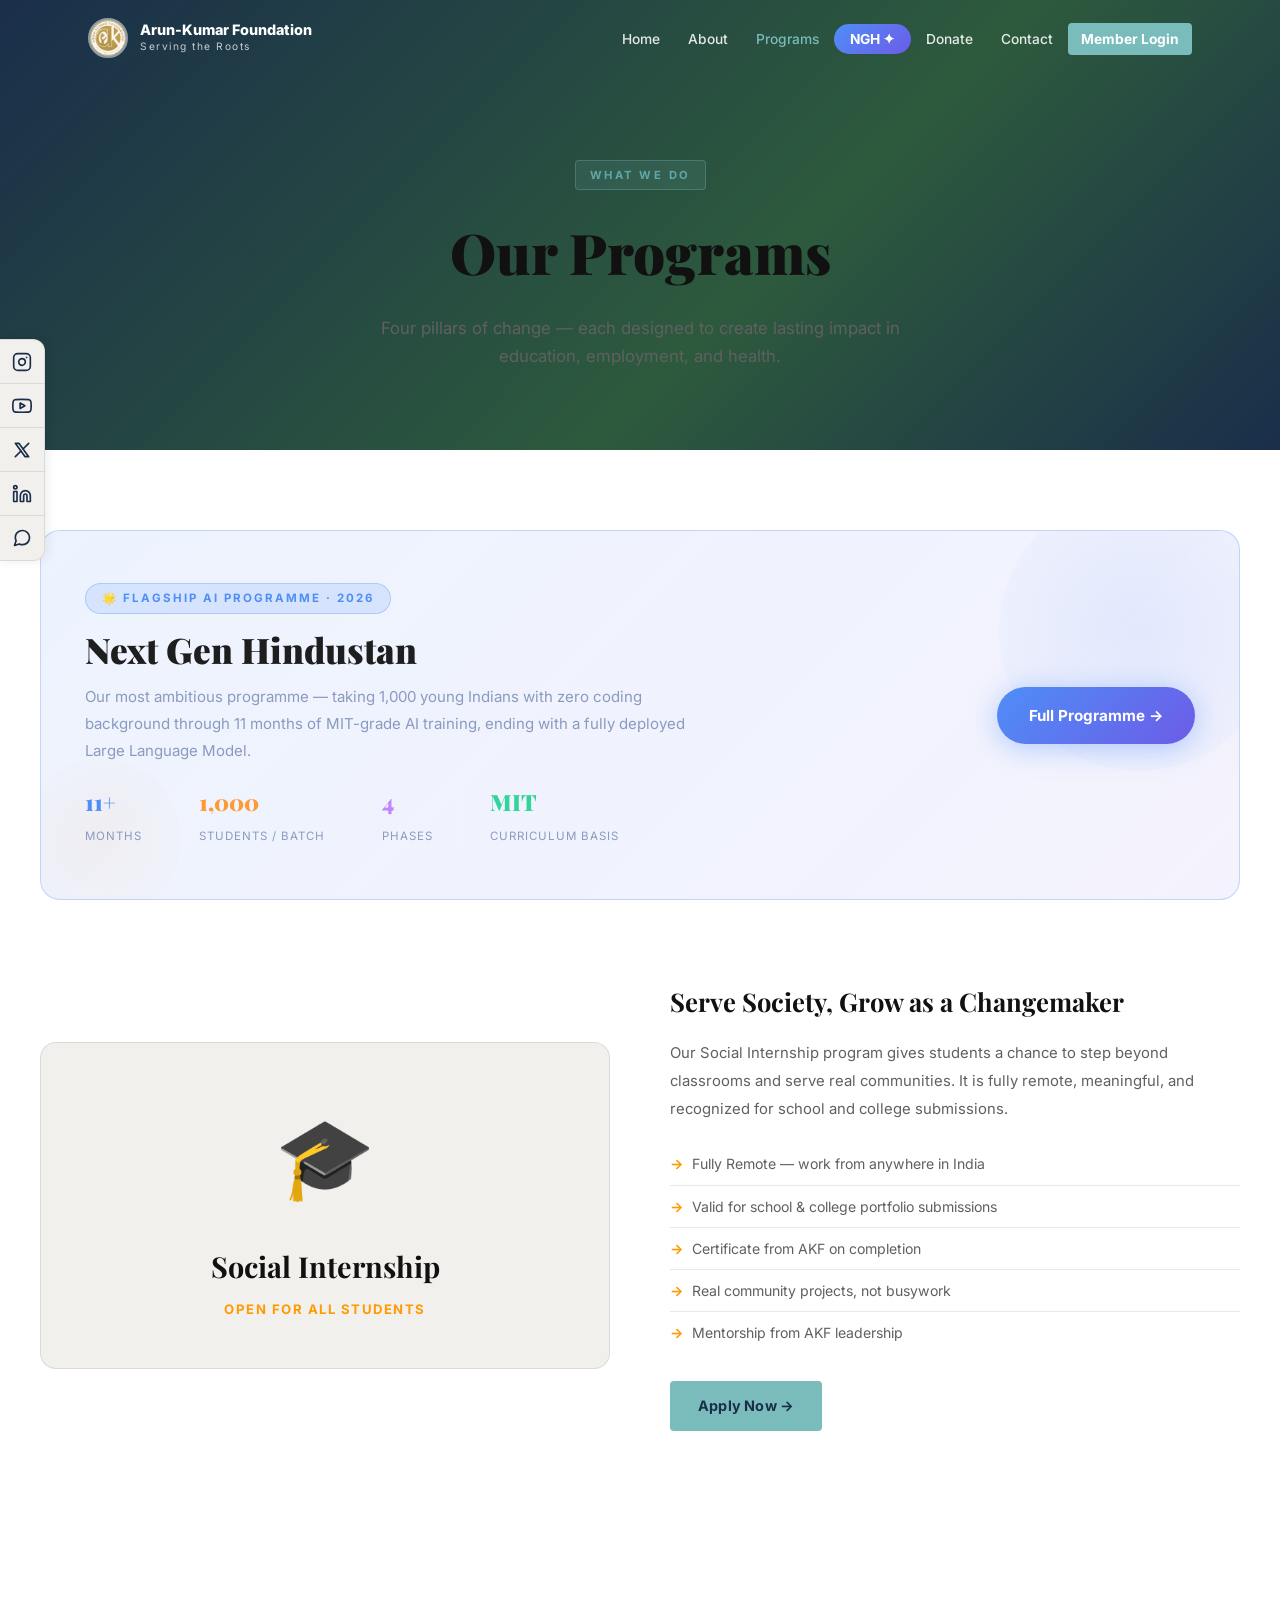
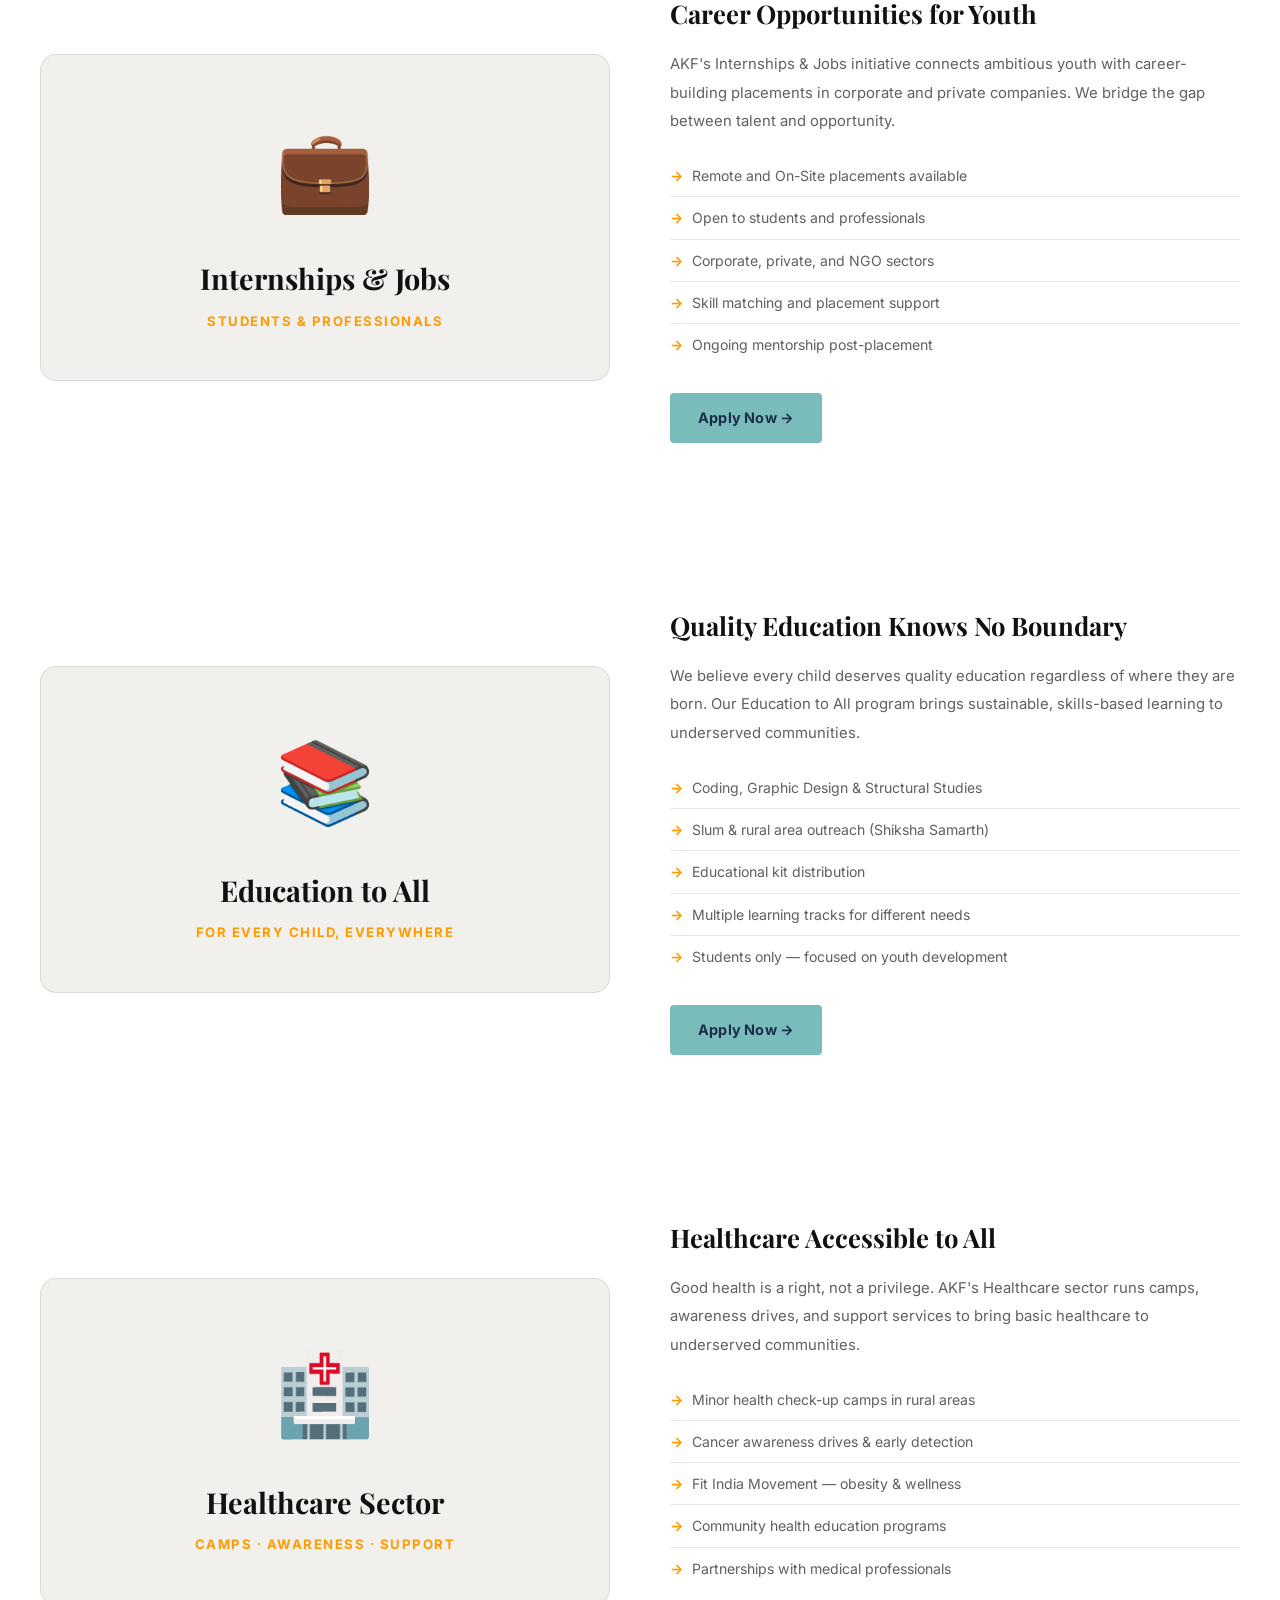
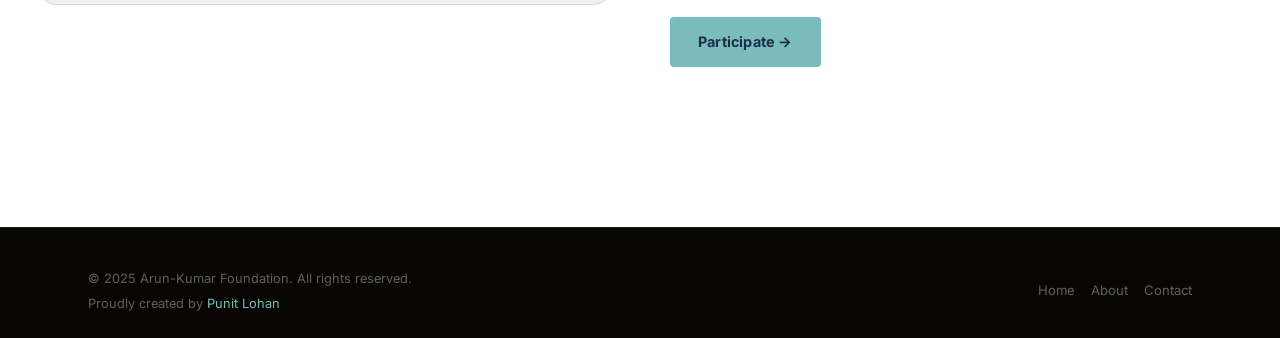
<file: programs.html>
<!DOCTYPE html>
<html lang="en">
<head>
  <meta charset="UTF-8">
  <meta name="viewport" content="width=device-width, initial-scale=1.0">
  <title>Programs — Arun-Kumar Foundation</title>
  <meta name="description" content="AKF programs: Social Internship, Internships & Jobs, Education to All, Healthcare Sector.">
  
  <!-- Fonts -->
  <link href="https://fonts.googleapis.com/css2?family=Playfair+Display:wght@400;700;900&family=Inter:wght@300;400;500;600&display=swap" rel="stylesheet">
  
  <!-- Styles -->
  <link rel="stylesheet" href="style.css">
  <style>
    /* Page Hero Styles */
    .page-hero {
      padding: 160px 0 80px;
      text-align: center;
      background: linear-gradient(135deg, #1A2E4A 0%, #2D5A3D 60%, #1A2E4A 100%);
    }
    .page-hero h1 {
      font-family: 'Playfair Display', serif;
      font-size: clamp(2.2rem, 5vw, 3.5rem);
      font-weight: 900;
      color: var(--black);
      margin-bottom: 16px;
    }
    .page-hero p {
      color: var(--muted);
      max-width: 560px;
      margin: 0 auto;
      font-size: 1.05rem;
    }
    
    /* Program Section Styles */
    .prog-section {
      padding: 80px 0;
    }
    .prog-feature {
      display: grid;
      grid-template-columns: 1fr 1fr;
      gap: 60px;
      align-items: center;
      margin-bottom: 80px;
      padding-bottom: 80px;
      border-bottom: 1px solid rgba(249, 243, 232, .06);
    }
    .prog-feature:last-child {
      border-bottom: none;
      margin-bottom: 0;
    }
    .prog-feature.reverse .prog-text {
      order: 2;
    }
    .prog-feature.reverse .prog-visual {
      order: 1;
    }
    
    /* Visual Representation Block */
    .prog-visual {
      background: var(--off-white);
      border: 1px solid var(--border);
      border-radius: 16px;
      padding: 48px 40px;
      text-align: center;
      transition: border-color .3s;
    }
    .prog-visual:hover {
      border-color: rgba(255, 154, 0, .25);
    }
    .prog-visual .big-icon {
      font-size: 5rem;
      margin-bottom: 20px;
    }
    .prog-visual h2 {
      font-family: 'Playfair Display', serif;
      font-size: 1.8rem;
      font-weight: 700;
      color: var(--black);
      margin-bottom: 8px;
    }
    .prog-visual .sub {
      color: #FF9A00;
      font-size: .82rem;
      letter-spacing: 1.5px;
      text-transform: uppercase;
      font-weight: 700;
    }
    
    /* Text Descriptions Block */
    .prog-text h3 {
      font-family: 'Playfair Display', serif;
      font-size: 1.6rem;
      font-weight: 700;
      margin-bottom: 16px;
      color: var(--black);
    }
    .prog-text h3 span {
      color: #FF9A00;
    }
    .prog-text p {
      color: var(--muted);
      line-height: 1.9;
      margin-bottom: 20px;
      font-size: .93rem;
    }
    
    /* Program Feature List */
    .feature-list {
      list-style: none;
      margin-bottom: 28px;
    }
    .feature-list li {
      color: var(--muted);
      font-size: .88rem;
      padding: 9px 0 9px 22px;
      position: relative;
      border-bottom: 1px solid var(--border);
    }
    .feature-list li:last-child {
      border-bottom: none;
    }
    .feature-list li::before {
      content: '→';
      position: absolute;
      left: 0;
      color: #FF9A00;
      font-weight: 700;
    }
    
    /* Responsive Queries */
    @media (max-width: 768px) {
      .prog-feature, .prog-feature.reverse {
        grid-template-columns: 1fr;
      }
      .prog-feature.reverse .prog-text {
        order: 0;
      }
      .prog-feature.reverse .prog-visual {
        order: 0;
      }
    }
  </style>
</head>
<body>

  <!-- Sticky Social Sidebar -->
  <div class="sticky-social-bar">
    <a href="https://www.instagram.com/foundationtheak" target="_blank" title="Instagram">
      <svg width="20" height="20" viewBox="0 0 24 24" fill="none" stroke="currentColor" stroke-width="2" stroke-linecap="round" stroke-linejoin="round"><rect x="2" y="2" width="20" height="20" rx="5" ry="5"></rect><path d="M16 11.37A4 4 0 1 1 12.63 8 4 4 0 0 1 16 11.37z"></path><line x1="17.5" y1="6.5" x2="17.51" y2="6.5"></line></svg>
    </a>
    <a href="https://youtube.com/@foundationtheak" target="_blank" title="YouTube">
      <svg width="20" height="20" viewBox="0 0 24 24" fill="none" stroke="currentColor" stroke-width="2" stroke-linecap="round" stroke-linejoin="round"><path d="M22.54 6.42a2.78 2.78 0 0 0-1.94-2C18.88 4 12 4 12 4s-6.88 0-8.6.46a2.78 2.78 0 0 0-1.94 2A29 29 0 0 0 1 11.75a29 29 0 0 0 .46 5.33 2.78 2.78 0 0 0 1.94 2c1.72.46 8.6.46 8.6.46s6.88 0 8.6-.46a2.78 2.78 0 0 0 1.94-2 29 29 0 0 0 .46-5.33 29 29 0 0 0-.46-5.33z"></path><polygon points="9.75 15.02 15.5 11.75 9.75 8.48 9.75 15.02"></polygon></svg>
    </a>
    <a href="https://x.com/foundationtheak" target="_blank" title="X (Twitter)">
      <svg width="20" height="20" viewBox="0 0 24 24" fill="none" stroke="currentColor" stroke-width="2" stroke-linecap="round" stroke-linejoin="round"><path d="M4 4l11.733 16h4.267l-11.733 -16z"></path><path d="M4 20l6.768 -6.768m2.46 -2.46l6.772 -6.772"></path></svg>
    </a>
    <a href="https://www.linkedin.com/company/arun-kumar-foundation-akf/" target="_blank" title="LinkedIn">
      <svg width="20" height="20" viewBox="0 0 24 24" fill="none" stroke="currentColor" stroke-width="2" stroke-linecap="round" stroke-linejoin="round"><path d="M16 8a6 6 0 0 1 6 6v7h-4v-7a2 2 0 0 0-2-2 2 2 0 0 0-2 2v7h-4v-7a6 6 0 0 1 6-6z"></path><rect x="2" y="9" width="4" height="12"></rect><circle cx="4" cy="4" r="2"></circle></svg>
    </a>
    <a href="https://whatsapp.com/channel/0029VbBDiZnId7nROuNdtd3h" target="_blank" title="WhatsApp">
      <svg width="20" height="20" viewBox="0 0 24 24" fill="none" stroke="currentColor" stroke-width="2" stroke-linecap="round" stroke-linejoin="round"><path d="M21 11.5a8.38 8.38 0 0 1-.9 3.8 8.5 8.5 0 0 1-7.6 4.7 8.38 8.38 0 0 1-3.8-.9L3 21l1.9-5.7a8.38 8.38 0 0 1-.9-3.8 8.5 8.5 0 0 1 4.7-7.6 8.38 8.38 0 0 1 3.8-.9h.5a8.48 8.48 0 0 1 8 8v.5z"></path></svg>
    </a>
  </div>

  <!-- Navigation Bar -->
  <nav class="navbar scrolled" id="navbar">
    <div class="nav-container">
      <a href="/" class="nav-logo">
        <img src="WhatsApp Image 2026-04-18 at 8.07.49 PM.jpeg" alt="AKF Logo" class="logo-img">
        <div class="logo-text">
          <span class="logo-name">Arun-Kumar Foundation</span>
          <span class="logo-tagline">Serving the Roots</span>
        </div>
      </a>
      <ul class="nav-links" id="nav-links">
        <li><a href="index.html">Home</a></li>
        <li><a href="about.html">About</a></li>
        <li><a href="programs.html" style="color:var(--teal)">Programs</a></li>
        <li>
          <a href="ngh.html" style="background:linear-gradient(135deg,#4f8ef7,#6c5ce7);color:#fff;padding:7px 16px;border-radius:50px;font-weight:700;white-space:nowrap;">NGH ✦</a>
        </li>
        <li><a href="donate.html">Donate</a></li>
        <li><a href="contact.html">Contact</a></li>
        <li><a href="login.html" class="nav-login-btn">Member Login</a></li>
      </ul>
      <button class="hamburger" id="hamburger">
        <span></span><span></span><span></span>
      </button>
    </div>
  </nav>

  <!-- Hero Section -->
  <section class="page-hero">
    <div class="container">
      <span class="section-tag">What We Do</span>
      <h1>Our Programs</h1>
      <p>Four pillars of change — each designed to create lasting impact in education, employment, and health.</p>
    </div>
  </section>

  <!-- Programs Content Container -->
  <div class="container prog-section">

    <!-- NGH Flagship Block -->
    <div style="background:linear-gradient(135deg,rgba(79,142,247,.1),rgba(108,92,231,.08));border:1px solid rgba(79,142,247,.3);border-radius:20px;padding:52px 44px;margin-bottom:80px;position:relative;overflow:hidden" data-animate>
      <!-- Background Decorations -->
      <div style="position:absolute;top:-40px;right:-40px;width:280px;height:280px;background:radial-gradient(circle,rgba(79,142,247,.1),transparent);border-radius:50%"></div>
      <div style="position:absolute;bottom:-20px;left:-20px;width:160px;height:160px;background:radial-gradient(circle,rgba(255,153,51,.06),transparent);border-radius:50%"></div>
      
      <!-- Flagship Info Grid -->
      <div style="position:relative;z-index:1;display:grid;grid-template-columns:1fr auto;gap:40px;align-items:center">
        <div>
          <div style="display:inline-block;padding:5px 16px;background:rgba(79,142,247,.15);border:1px solid rgba(79,142,247,.3);border-radius:50px;font-size:.72rem;font-weight:700;letter-spacing:2px;text-transform:uppercase;color:#4f8ef7;margin-bottom:16px">🌟 Flagship AI Programme · 2026</div>
          <h2 style="font-family:'Playfair Display',serif;font-size:2.2rem;font-weight:900;color:var(--text);margin-bottom:12px;line-height:1.15">Next Gen Hindustan</h2>
          <p style="color:#8a9bbf;font-size:.94rem;line-height:1.8;max-width:600px;margin-bottom:0">Our most ambitious programme — taking 1,000 young Indians with zero coding background through 11 months of MIT-grade AI training, ending with a fully deployed Large Language Model.</p>
          
          <!-- Key Statistics -->
          <div style="display:flex;gap:28px;margin-top:20px;flex-wrap:wrap">
            <div>
              <span style="display:block;font-family:'Playfair Display',serif;font-size:1.4rem;font-weight:900;color:#4f8ef7">11+</span>
              <span style="font-size:.72rem;color:#8a9bbf;text-transform:uppercase;letter-spacing:1px">Months</span>
            </div>
            <div style="width:1px;background:rgba(255,255,255,.08)"></div>
            <div>
              <span style="display:block;font-family:'Playfair Display',serif;font-size:1.4rem;font-weight:900;color:#FF9933">1,000</span>
              <span style="font-size:.72rem;color:#8a9bbf;text-transform:uppercase;letter-spacing:1px">Students / Batch</span>
            </div>
            <div style="width:1px;background:rgba(255,255,255,.08)"></div>
            <div>
              <span style="display:block;font-family:'Playfair Display',serif;font-size:1.4rem;font-weight:900;color:#c084fc">4</span>
              <span style="font-size:.72rem;color:#8a9bbf;text-transform:uppercase;letter-spacing:1px">Phases</span>
            </div>
            <div style="width:1px;background:rgba(255,255,255,.08)"></div>
            <div>
              <span style="display:block;font-family:'Playfair Display',serif;font-size:1.4rem;font-weight:900;color:#34d399">MIT</span>
              <span style="font-size:.72rem;color:#8a9bbf;text-transform:uppercase;letter-spacing:1px">Curriculum Basis</span>
            </div>
          </div>
        </div>
        <!-- Action Button -->
        <a href="ngh.html" style="display:inline-flex;align-items:center;gap:10px;padding:16px 32px;background:linear-gradient(135deg,#4f8ef7,#6c5ce7);color:#fff;border-radius:50px;font-weight:700;font-size:.95rem;text-decoration:none;white-space:nowrap;box-shadow:0 4px 28px rgba(79,142,247,.4);flex-shrink:0">Full Programme →</a>
      </div>
    </div>

    <!-- Social Internship Section -->
    <div class="prog-feature" data-animate>
      <div class="prog-visual">
        <div class="big-icon">🎓</div>
        <h2>Social Internship</h2>
        <div class="sub">Open for All Students</div>
      </div>
      <div class="prog-text">
        <h3>Serve Society, Grow as a Changemaker</h3>
        <p>Our Social Internship program gives students a chance to step beyond classrooms and serve real communities. It is fully remote, meaningful, and recognized for school and college submissions.</p>
        <ul class="feature-list">
          <li>Fully Remote — work from anywhere in India</li>
          <li>Valid for school & college portfolio submissions</li>
          <li>Certificate from AKF on completion</li>
          <li>Real community projects, not busywork</li>
          <li>Mentorship from AKF leadership</li>
        </ul>
        <a href="https://docs.google.com/forms/d/e/1FAIpQLSdJS1zNIa595laraEC9xQ2HAqUWR-LGnu3B1Esk04SaXWZsOA/viewform" class="btn btn-primary" target="_blank">Apply Now →</a>
      </div>
    </div>

    <!-- Internships & Jobs Section (Reversed Layout) -->
    <div class="prog-feature reverse" data-animate>
      <div class="prog-text">
        <h3>Career Opportunities for Youth</h3>
        <p>AKF's Internships & Jobs initiative connects ambitious youth with career-building placements in corporate and private companies. We bridge the gap between talent and opportunity.</p>
        <ul class="feature-list">
          <li>Remote and On-Site placements available</li>
          <li>Open to students and professionals</li>
          <li>Corporate, private, and NGO sectors</li>
          <li>Skill matching and placement support</li>
          <li>Ongoing mentorship post-placement</li>
        </ul>
        <a href="https://docs.google.com/forms/d/e/1FAIpQLScESDY0VqusAuBcgv8ATRYkBqw8WE0lwUwqTavPbeBpP7fZZg/viewform" class="btn btn-primary" target="_blank">Apply Now →</a>
      </div>
      <div class="prog-visual">
        <div class="big-icon">💼</div>
        <h2>Internships & Jobs</h2>
        <div class="sub">Students & Professionals</div>
      </div>
    </div>

    <!-- Education to All Section -->
    <div class="prog-feature" data-animate>
      <div class="prog-visual">
        <div class="big-icon">📚</div>
        <h2>Education to All</h2>
        <div class="sub">For Every Child, Everywhere</div>
      </div>
      <div class="prog-text">
        <h3>Quality Education Knows No Boundary</h3>
        <p>We believe every child deserves quality education regardless of where they are born. Our Education to All program brings sustainable, skills-based learning to underserved communities.</p>
        <ul class="feature-list">
          <li>Coding, Graphic Design & Structural Studies</li>
          <li>Slum & rural area outreach (Shiksha Samarth)</li>
          <li>Educational kit distribution</li>
          <li>Multiple learning tracks for different needs</li>
          <li>Students only — focused on youth development</li>
        </ul>
        <a href="https://docs.google.com/forms/d/e/1FAIpQLSdKHb1gQpQ9G1-UizttnuQWCa3YnnpZ_87Grk6cy_KHMLV4TA/viewform" class="btn btn-primary" target="_blank">Apply Now →</a>
      </div>
    </div>

    <!-- Healthcare Sector Section (Reversed Layout) -->
    <div class="prog-feature reverse" data-animate>
      <div class="prog-text">
        <h3>Healthcare Accessible to All</h3>
        <p>Good health is a right, not a privilege. AKF's Healthcare sector runs camps, awareness drives, and support services to bring basic healthcare to underserved communities.</p>
        <ul class="feature-list">
          <li>Minor health check-up camps in rural areas</li>
          <li>Cancer awareness drives & early detection</li>
          <li>Fit India Movement — obesity & wellness</li>
          <li>Community health education programs</li>
          <li>Partnerships with medical professionals</li>
        </ul>
        <a href="https://docs.google.com/forms/d/e/1FAIpQLSdfkI6JcrXcaOw6uQcw2Lz4mtXgSpU5lHauRtNaVKUIMur8fw/viewform" class="btn btn-primary" target="_blank">Participate →</a>
      </div>
      <div class="prog-visual">
        <div class="big-icon">🏥</div>
        <h2>Healthcare Sector</h2>
        <div class="sub">Camps · Awareness · Support</div>
      </div>
    </div>

  </div>

  <!-- Footer Area -->
  <footer style="background:#080603; padding:40px 0 24px; border-top:1px solid rgba(255,255,255,.08)">
    <div class="container" style="display:flex; justify-content:space-between; align-items:center; flex-wrap:wrap; gap:16px">
      <div style="display:flex; flex-direction:column; gap:4px">
        <p style="color:var(--muted); font-size:.8rem">&copy; 2025 Arun-Kumar Foundation. All rights reserved.</p>
        <p style="color:var(--muted); font-size:.8rem">Proudly created by <a href="https://www.linkedin.com/in/punit-lohan-8513b5222/" target="_blank" style="color:var(--teal); text-decoration:none;">Punit Lohan</a></p>
      </div>
      <div style="display:flex; gap:16px; flex-wrap:wrap">
        <a href="/" style="color:var(--muted); font-size:.82rem; text-decoration:none">Home</a>
        <a href="/about" style="color:var(--muted); font-size:.82rem; text-decoration:none">About</a>
        <a href="/contact" style="color:var(--muted); font-size:.82rem; text-decoration:none">Contact</a>
      </div>
    </div>
  </footer>

  <!-- Scripts -->
  <script src="script.js"></script>
</body>
</html>
</file>
<file: style.css>
/* ===== Arun-Kumar Foundation — Canva-Inspired Design System ===== */
@import url('https://fonts.googleapis.com/css2?family=Inter:ital,wght@0,300;0,400;0,500;0,600;0,700;0,800;0,900;1,400&display=swap');

:root {
  --teal:       #7ABCBC;
  --teal-hover: #5EA8A8;
  --teal-bg:    #90C0C0;   /* success stories section */
  --navy:       #1A2E4A;
  --white:      #FFFFFF;
  --off-white:  #F2F0ED;   /* light gray sections */
  --black:      #111111;
  --text:       #1E1E1E;
  --muted:      #606060;
  --border:     rgba(0,0,0,0.09);
  --shadow:     0 4px 24px rgba(0,0,0,0.08);
  --radius:     4px;
}

*, *::before, *::after { box-sizing: border-box; margin: 0; padding: 0; }
html { scroll-behavior: smooth; }
body {
  font-family: 'Inter', sans-serif;
  background: var(--white);
  color: var(--text);
  overflow-x: hidden;
  line-height: 1.65;
}

::-webkit-scrollbar { width: 6px; }
::-webkit-scrollbar-track { background: var(--off-white); }
::-webkit-scrollbar-thumb { background: var(--teal); border-radius: 3px; }

.container { max-width: 1200px; margin: 0 auto; padding: 0 48px; }
section { padding: 100px 0; }

/* ══════════════════════════════
   NAVBAR
══════════════════════════════ */
.navbar {
  position: fixed; top: 0; left: 0; right: 0;
  z-index: 1000; padding: 18px 0;
  transition: background .35s ease, box-shadow .35s ease;
}
.navbar.scrolled {
  background: rgba(255,255,255,0.97);
  backdrop-filter: blur(12px);
  box-shadow: 0 1px 0 rgba(0,0,0,0.09);
}
.nav-container {
  max-width: 1200px; margin: 0 auto; padding: 0 48px;
  display: flex; align-items: center; justify-content: space-between;
}
.nav-logo { display: flex; align-items: center; gap: 12px; text-decoration: none; }
.logo-img {
  height: 40px; width: 40px; object-fit: cover;
  border-radius: 50%; border: 2px solid rgba(255,255,255,0.5);
}
.navbar.scrolled .logo-img { border-color: rgba(122,188,188,0.5); }
.logo-text { display: flex; flex-direction: column; }
.logo-name { font-weight: 800; font-size: .9rem; color: #fff; line-height: 1.2; transition: color .3s; }
.logo-tagline { font-size: .64rem; color: rgba(255,255,255,0.75); letter-spacing: 1.5px; transition: color .3s; }
.navbar.scrolled .logo-name { color: var(--navy); }
.navbar.scrolled .logo-tagline { color: var(--teal); }

.nav-links { display: flex; align-items: center; gap: 2px; list-style: none; }
.nav-links a {
  color: rgba(255,255,255,0.88);
  text-decoration: none; padding: 8px 13px; border-radius: 4px;
  font-size: .86rem; font-weight: 500; transition: all .2s;
}
.nav-links a:hover { color: #fff; background: rgba(255,255,255,0.12); }
.navbar.scrolled .nav-links a { color: var(--text); }
.navbar.scrolled .nav-links a:hover { color: var(--navy); background: rgba(0,0,0,0.05); }

.nav-login-btn {
  background: var(--teal) !important;
  color: #fff !important; border-radius: 4px !important; font-weight: 700 !important;
  text-align: center; line-height: 1.2; white-space: normal;
}
.nav-login-btn:hover { background: var(--teal-hover) !important; color: #fff !important; }

.hamburger { display: none; flex-direction: column; gap: 5px; cursor: pointer; background: none; border: none; }
.hamburger span { display: block; width: 24px; height: 2px; background: #fff; border-radius: 2px; transition: all .3s; }
.navbar.scrolled .hamburger span { background: var(--text); }

/* ══════════════════════════════
   HERO
══════════════════════════════ */
.hero {
  min-height: 100vh;
  position: relative; overflow: hidden;
  display: flex; align-items: flex-end;
  padding-bottom: 80px;
}
.hero-bg {
  position: absolute; inset: 0;
  background:
    linear-gradient(135deg, #2D5A3D 0%, #1A3D2B 40%, #0D2419 100%);
}
.hero-bg::before {
  content: '';
  position: absolute; inset: 0;
  background:
    radial-gradient(ellipse 60% 70% at 20% 50%, rgba(122,188,188,0.25) 0%, transparent 60%),
    radial-gradient(ellipse 50% 50% at 80% 30%, rgba(45,90,61,0.6) 0%, transparent 60%);
}
.hero-bg::after {
  content: '';
  position: absolute; inset: 0;
  background-image: radial-gradient(rgba(255,255,255,0.04) 1px, transparent 1px);
  background-size: 28px 28px;
}

/* Big Logo in hero */
.hero-logo-large {
  display: flex; justify-content: center; align-items: center;
  flex: 1; max-width: 500px;
  text-decoration: none;
}
.hero-logo-large .logo-img-hero {
  width: 100%; height: auto; aspect-ratio: 1; object-fit: cover;
  border-radius: 50%; border: 8px solid rgba(255,255,255,0.25);
  box-shadow: 0 20px 60px rgba(0,0,0,0.15);
  transition: transform 0.4s ease;
}
.hero-logo-large:hover .logo-img-hero {
  transform: scale(1.02);
}

.hero-content {
  position: relative; z-index: 1;
  width: 100%; max-width: 1200px; margin: 0 auto; padding: 0 48px;
  display: flex; justify-content: space-between; align-items: center; gap: 60px;
}
.hero-text { max-width: 580px; }
.hero-badge {
  display: inline-block; padding: 6px 16px;
  background: rgba(122,188,188,0.18); border: 1px solid rgba(122,188,188,0.4);
  border-radius: 4px; font-size: .72rem; font-weight: 700;
  letter-spacing: 2px; text-transform: uppercase; color: var(--teal);
  margin-bottom: 22px;
}
.hero-title {
  font-size: clamp(2.6rem, 5.5vw, 4.6rem);
  font-weight: 900; line-height: 1.0; margin-bottom: 22px;
  color: #fff; letter-spacing: -0.025em;
}
.hero-subtitle {
  font-size: 1rem; color: rgba(255,255,255,0.82);
  line-height: 1.75; margin-bottom: 36px; max-width: 460px;
}
.hero-cta { display: flex; gap: 14px; flex-wrap: wrap; margin-bottom: 52px; }
.hero-stats {
  display: inline-flex; align-items: stretch;
  background: rgba(255,255,255,0.08);
  border: 1px solid rgba(255,255,255,0.15);
  border-radius: 6px; overflow: hidden;
  backdrop-filter: blur(8px);
}
.stat-item { padding: 18px 32px; text-align: center; }
.stat-number { display: block; font-size: 1.6rem; font-weight: 900; color: var(--teal); }
.stat-label { font-size: .68rem; color: rgba(255,255,255,0.6); text-transform: uppercase; letter-spacing: 1.5px; margin-top: 2px; display: block; }
.stat-divider { width: 1px; background: rgba(255,255,255,0.12); }

/* ══════════════════════════════
   BUTTONS
══════════════════════════════ */
.btn {
  display: inline-flex; align-items: center; gap: 8px;
  padding: 13px 28px; border-radius: 4px;
  font-weight: 700; font-size: .9rem;
  text-decoration: none; cursor: pointer; border: none;
  transition: all .22s ease; letter-spacing: .2px;
}
.btn-primary { background: var(--teal); color: var(--navy); }
.btn-primary:hover { background: var(--teal-hover); color: #fff; transform: translateY(-1px); }
.btn-outline { background: transparent; color: #fff; border: 1.5px solid rgba(255,255,255,0.55); }
.btn-outline:hover { border-color: #fff; background: rgba(255,255,255,0.1); }
.btn-dark { background: var(--navy); color: #fff; }
.btn-dark:hover { background: #132240; transform: translateY(-1px); }
.btn-sm { padding: 9px 20px; font-size: .84rem; }

/* ══════════════════════════════
   SECTION TYPOGRAPHY
══════════════════════════════ */
.section-tag {
  display: inline-block; padding: 5px 14px;
  background: rgba(122,188,188,0.12); color: var(--teal-hover);
  border: 1px solid rgba(122,188,188,0.3); border-radius: 4px;
  font-size: .7rem; font-weight: 700; letter-spacing: 2.5px; text-transform: uppercase;
  margin-bottom: 16px;
}
.section-title {
  font-size: clamp(1.75rem, 3.5vw, 2.6rem);
  font-weight: 900; color: var(--black);
  line-height: 1.05; letter-spacing: -0.02em; margin-bottom: 14px;
}
.section-title.light { color: var(--navy); }
.section-desc {
  color: var(--muted); font-size: .95rem; line-height: 1.75; max-width: 540px;
}
.section-header { text-align: center; margin-bottom: 60px; }
.section-header .section-desc { margin: 0 auto; }
.section-header-split {
  display: grid; grid-template-columns: 1fr 1fr;
  gap: 48px; align-items: start; margin-bottom: 60px;
}

/* ══════════════════════════════
   ANNOUNCEMENTS
══════════════════════════════ */
.announcements-section { background: var(--off-white); }
.ann-item {
  background: var(--white); border: 1px solid var(--border);
  border-radius: 6px; padding: 22px 24px; margin-bottom: 14px;
  border-left: 3px solid var(--teal);
}
.ann-item h3 { font-weight: 800; font-size: 1.02rem; color: var(--black); margin-bottom: 8px; }
.ann-item p { color: var(--muted); font-size: .88rem; line-height: 1.7; }
.ann-item .ann-meta { font-size: .75rem; color: var(--teal-hover); margin-top: 10px; font-weight: 600; }
.ann-item .ann-date { font-size: .72rem; color: var(--muted); float: right; }

/* ══════════════════════════════
   INITIATIVES (PROGRAMS)
══════════════════════════════ */
.initiatives-section { background: var(--white); }
.initiatives-grid { display: grid; grid-template-columns: repeat(3, 1fr); gap: 36px; }
.initiative-card { display: flex; flex-direction: column; }
.initiative-img-wrap {
  width: 100%; aspect-ratio: 4/3;
  border-radius: 4px; overflow: hidden; margin-bottom: 20px;
  background: var(--off-white); position: relative;
}
.initiative-emoji {
  position: absolute; inset: 0;
  display: flex; align-items: center; justify-content: center;
  font-size: 4rem;
  background: linear-gradient(135deg, rgba(122,188,188,0.15), rgba(26,46,74,0.08));
}
.initiative-title { font-size: 1.35rem; font-weight: 900; color: var(--black); margin-bottom: 10px; }
.initiative-desc { color: var(--muted); font-size: .9rem; line-height: 1.75; margin-bottom: 20px; flex: 1; }
.btn-report {
  display: block; text-align: center;
  padding: 13px 20px; background: var(--teal);
  color: var(--navy); font-weight: 700; font-size: .88rem;
  text-decoration: none; border-radius: 4px; transition: background .2s, color .2s;
}
.btn-report:hover { background: var(--teal-hover); color: #fff; }

/* NGH Banner */
.ngh-banner {
  margin-top: 52px;
  background: linear-gradient(135deg, rgba(26,46,74,0.06), rgba(122,188,188,0.1));
  border: 1px solid rgba(122,188,188,0.3);
  border-radius: 10px; padding: 44px 40px;
  display: grid; grid-template-columns: 1fr auto;
  gap: 32px; align-items: center;
}
.ngh-badge {
  display: inline-block; padding: 4px 14px;
  background: rgba(122,188,188,0.12); border: 1px solid rgba(122,188,188,0.3);
  border-radius: 50px; font-size: .7rem; font-weight: 700;
  letter-spacing: 2px; text-transform: uppercase; color: var(--teal-hover);
  margin-bottom: 14px;
}
.ngh-banner h3 { font-size: 1.8rem; font-weight: 900; color: var(--black); margin-bottom: 10px; }
.ngh-banner p { color: var(--muted); font-size: .92rem; line-height: 1.75; max-width: 560px; }
.ngh-features { display: flex; gap: 24px; margin-top: 16px; flex-wrap: wrap; }
.ngh-features span { font-size: .8rem; color: var(--muted); }
.ngh-features span::before { content: '✦ '; color: var(--teal); }
.ngh-btn {
  display: inline-flex; align-items: center; gap: 8px;
  padding: 14px 28px; background: var(--navy); color: #fff;
  border-radius: 4px; font-weight: 700; font-size: .9rem;
  text-decoration: none; white-space: nowrap; flex-shrink: 0;
  transition: all .25s;
}
.ngh-btn:hover { background: #132240; transform: translateY(-1px); }

/* ══════════════════════════════
   TEAM
══════════════════════════════ */
.team-section { background: var(--white); }
.team-grid { display: grid; gap: 24px; margin-bottom: 28px; }
.team-grid-3 { grid-template-columns: repeat(3, 1fr); }
.team-grid-2 { grid-template-columns: repeat(2, 1fr); max-width: 660px; margin-left: auto; margin-right: auto; }
.sub-section-label {
  font-size: .68rem; font-weight: 700; letter-spacing: 3px; text-transform: uppercase;
  color: var(--teal-hover); border-left: 3px solid var(--teal);
  padding-left: 14px; margin-bottom: 28px; margin-top: 16px;
}
.permanent-card { border-color: rgba(122,188,188,0.3) !important; }
.permanent-badge {
  display: inline-block; padding: 4px 12px;
  background: rgba(122,188,188,0.1); border: 1px solid rgba(122,188,188,0.3);
  color: var(--teal-hover); border-radius: 4px; font-size: .68rem; font-weight: 700;
  letter-spacing: 1.5px; text-transform: uppercase; margin-bottom: 14px;
}
.team-card {
  padding: 30px 22px; text-align: center;
  background: var(--white); border: 1px solid var(--border);
  border-radius: 8px; position: relative; overflow: hidden;
  transition: transform .3s, box-shadow .3s, border-color .3s;
}
.team-card:hover { transform: translateY(-4px); box-shadow: 0 12px 36px rgba(0,0,0,0.09); border-color: rgba(122,188,188,0.4); }
.team-card::before {
  content: ''; position: absolute; top: 0; left: 0; right: 0; height: 3px;
  background: var(--teal); opacity: 0; transition: opacity .3s;
}
.team-card:hover::before { opacity: 1; }
.team-photo-wrapper { position: relative; display: inline-block; margin-bottom: 18px; }
.team-photo {
  width: 100px; height: 100px; border-radius: 50%; object-fit: cover;
  border: 3px solid rgba(122,188,188,0.4); display: block;
  box-shadow: 0 4px 16px rgba(0,0,0,0.1);
}
.avatar-placeholder {
  width: 100px; height: 100px; border-radius: 50%;
  background: linear-gradient(135deg, var(--teal), var(--navy));
  border: 3px solid rgba(122,188,188,0.3);
  display: flex; align-items: center; justify-content: center;
  font-size: 2rem; font-weight: 700; color: #fff;
}
.founder-badge {
  position: absolute; bottom: 0; right: -4px;
  background: var(--teal); color: var(--navy);
  font-size: .62rem; font-weight: 800; padding: 3px 8px;
  border-radius: 4px; letter-spacing: 1px; text-transform: uppercase;
}
.team-name { font-size: 1.05rem; font-weight: 800; margin-bottom: 4px; color: var(--black); }
.team-role {
  display: inline-block; padding: 4px 12px;
  background: rgba(122,188,188,0.1); color: var(--teal-hover);
  border-radius: 4px; font-size: .75rem; font-weight: 600; margin-bottom: 10px;
  border: 1px solid rgba(122,188,188,0.25);
}
.team-bio { color: var(--muted); font-size: .82rem; margin-bottom: 16px; min-height: 36px; }
.team-social { display: flex; justify-content: center; gap: 10px; }
.social-icon {
  width: 34px; height: 34px; border-radius: 6px;
  display: flex; align-items: center; justify-content: center;
  text-decoration: none; border: 1px solid var(--border);
  background: var(--off-white); transition: transform .2s, background .2s;
  font-size: .9rem;
}
.social-icon:hover { transform: translateY(-2px); }
.social-icon.ig { color: #E1306C; }
.social-icon.ig:hover { background: rgba(225,48,108,0.08); }
.social-icon.li { color: #0A66C2; }
.social-icon.li:hover { background: rgba(10,102,194,0.08); }

/* ══════════════════════════════
   SUCCESS STORIES
══════════════════════════════ */
.success-section { background: var(--teal-bg); }
.success-title { font-size: clamp(1.6rem, 3vw, 2.2rem); font-weight: 900; color: var(--navy); margin-bottom: 20px; }
.success-layout {
  display: grid; grid-template-columns: 1fr 1.8fr; gap: 60px; align-items: start;
}
.success-intro { font-size: 1rem; color: var(--navy); line-height: 1.8; opacity: 0.85; }
.testimonials-grid { display: grid; grid-template-columns: 1fr 1fr; gap: 20px; }
.testimonial-card { background: rgba(255,255,255,0.22); border-radius: 4px; overflow: hidden; }
.testimonial-img {
  width: 100%; aspect-ratio: 1; object-fit: cover;
  display: flex; align-items: center; justify-content: center;
  background: rgba(26,46,74,0.15); font-size: 4rem;
}
.testimonial-img img { width: 100%; height: 100%; object-fit: cover; }
.testimonial-body { padding: 18px; background: rgba(255,255,255,0.25); }
.testimonial-quote { font-size: .87rem; color: var(--navy); line-height: 1.7; margin-bottom: 12px; font-style: italic; opacity: 0.9; }
.testimonial-name { font-weight: 800; color: var(--navy); font-size: .9rem; }

/* ══════════════════════════════
   IMPACT METRICS
══════════════════════════════ */
.impact-section { background: var(--off-white); }
.impact-cards { display: grid; grid-template-columns: repeat(3, 1fr); gap: 24px; }
.impact-card {
  background: var(--white); border-radius: 4px;
  padding: 36px 28px; border: 1px solid var(--border);
  transition: box-shadow .3s, transform .3s;
}
.impact-card:hover { box-shadow: var(--shadow); transform: translateY(-2px); }
.impact-icon-box {
  width: 56px; height: 56px; background: var(--teal);
  border-radius: 4px; display: flex; align-items: center; justify-content: center;
  font-size: 1.4rem; margin-bottom: 22px;
}
.impact-title { font-size: 1.25rem; font-weight: 900; color: var(--black); margin-bottom: 10px; }
.impact-desc { color: var(--muted); font-size: .88rem; line-height: 1.75; margin-bottom: 24px; }
.btn-impact {
  display: block; text-align: center;
  padding: 12px 20px; background: rgba(0,0,0,0.06);
  color: var(--navy); font-weight: 700; font-size: .85rem;
  text-decoration: none; border-radius: 4px; transition: background .2s;
}
.btn-impact:hover { background: rgba(0,0,0,0.1); }

/* ══════════════════════════════
   PODCAST
══════════════════════════════ */
.podcast-section { background: var(--off-white); }
.podcast-wrapper { max-width: 1000px; margin: 0 auto; text-align: center; }
.podcast-video-link {
  display: block; position: relative; border-radius: 12px;
  overflow: hidden; box-shadow: 0 20px 40px rgba(0,0,0,0.15);
  transition: transform 0.3s ease, box-shadow 0.3s ease;
}
.podcast-video-link:hover {
  transform: translateY(-6px); box-shadow: 0 30px 60px rgba(0,0,0,0.2);
}
.podcast-video-link img { width: 100%; display: block; transition: transform 0.5s ease; }
.podcast-video-link:hover img { transform: scale(1.03); }
.podcast-overlay {
  position: absolute; inset: 0;
  background: rgba(26,46,74,0.2);
  display: flex; align-items: center; justify-content: center;
  transition: background 0.3s ease;
}
.podcast-video-link:hover .podcast-overlay { background: rgba(26,46,74,0.1); }
.podcast-play-btn {
  width: 80px; height: 80px; background: rgba(255,255,255,0.95);
  border-radius: 50%; display: flex; align-items: center; justify-content: center;
  box-shadow: 0 10px 20px rgba(0,0,0,0.2); transition: transform 0.3s ease, background 0.3s ease;
}
.podcast-video-link:hover .podcast-play-btn { transform: scale(1.1); background: #fff; }
.podcast-play-icon {
  width: 0; height: 0;
  border-top: 14px solid transparent;
  border-bottom: 14px solid transparent;
  border-left: 22px solid var(--teal);
  margin-left: 6px;
}

/* ══════════════════════════════
   DONATE CTA
══════════════════════════════ */
.donate-cta-section { background: var(--teal); padding: 90px 0; }
.donate-cta-inner {
  display: grid; grid-template-columns: 1fr auto;
  gap: 48px; align-items: center;
}
.donate-cta-title {
  font-size: clamp(1.6rem, 3.5vw, 2.4rem); font-weight: 900;
  color: var(--navy); margin-bottom: 12px;
}
.donate-cta-desc { color: var(--navy); opacity: 0.75; font-size: .95rem; line-height: 1.7; max-width: 500px; }
.donate-cta-btns { display: flex; gap: 14px; flex-wrap: wrap; }
.btn-navy { background: var(--navy); color: #fff; }
.btn-navy:hover { background: #132240; transform: translateY(-1px); }
.btn-white { background: rgba(255,255,255,0.9); color: var(--navy); }
.btn-white:hover { background: #fff; transform: translateY(-1px); }

/* ══════════════════════════════
   ABOUT CARDS (Programs page)
══════════════════════════════ */
.about-grid { display: grid; grid-template-columns: repeat(auto-fit, minmax(260px,1fr)); gap: 24px; }
.about-card {
  padding: 36px 28px; background: var(--white);
  border: 1px solid var(--border); border-radius: 8px;
  transition: border-color .3s, transform .3s, box-shadow .3s;
}
.about-card:hover { border-color: var(--teal); transform: translateY(-4px); box-shadow: 0 12px 36px rgba(0,0,0,0.07); }
.about-icon { font-size: 2.2rem; margin-bottom: 16px; }
.about-card h3 { font-size: 1.1rem; font-weight: 800; margin-bottom: 10px; color: var(--black); }
.about-card p { color: var(--muted); font-size: .87rem; line-height: 1.75; }
.glass-card {
  background: var(--white); border: 1px solid var(--border); border-radius: 8px;
  transition: transform .3s, box-shadow .3s;
}
.glass-card:hover { transform: translateY(-4px); box-shadow: 0 12px 36px rgba(0,0,0,0.08); }

/* ══════════════════════════════
   CONTACT (contact.html)
══════════════════════════════ */
.contact-grid { display: grid; grid-template-columns: 1fr 1fr; gap: 60px; align-items: start; }
.contact-info h3 { font-size: 1.9rem; font-weight: 800; margin-bottom: 18px; color: var(--black); }
.contact-info p { color: var(--muted); margin-bottom: 30px; font-size: .93rem; }
.contact-detail { display: flex; align-items: center; gap: 14px; margin-bottom: 18px; }
.contact-detail-icon {
  width: 44px; height: 44px; background: rgba(122,188,188,0.12);
  border: 1px solid rgba(122,188,188,0.25); border-radius: 8px;
  display: flex; align-items: center; justify-content: center; font-size: 1.1rem; flex-shrink: 0;
}
.contact-detail-text { font-size: .9rem; }
.contact-detail-text span { display: block; color: var(--muted); font-size: .76rem; margin-bottom: 2px; }
.contact-detail-text a { color: var(--text); text-decoration: none; }
.contact-detail-text a:hover { color: var(--teal); }
.social-links { display: flex; gap: 10px; flex-wrap: wrap; margin-top: 28px; }
.social-pill {
  display: flex; align-items: center; gap: 8px;
  padding: 8px 16px; background: var(--off-white);
  border: 1px solid var(--border); border-radius: 6px;
  color: var(--text); text-decoration: none; font-size: .8rem; transition: all .2s;
}
.social-pill:hover { border-color: var(--teal); color: var(--teal); transform: translateY(-2px); }
.contact-form-wrapper {
  background: var(--off-white); border: 1px solid var(--border);
  border-radius: 10px; padding: 36px;
}
.form-group { margin-bottom: 18px; }
.form-group label { display: block; font-size: .82rem; color: var(--muted); margin-bottom: 8px; font-weight: 600; }
.form-group input, .form-group textarea {
  width: 100%; background: var(--white); border: 1px solid var(--border);
  border-radius: 6px; padding: 12px 16px; color: var(--text);
  font-family: 'Inter', sans-serif; font-size: .9rem; transition: border-color .2s; outline: none;
}
.form-group input:focus, .form-group textarea:focus { border-color: var(--teal); }
.form-group textarea { resize: vertical; min-height: 120px; }
.form-row { display: grid; grid-template-columns: 1fr 1fr; gap: 16px; }

/* ══════════════════════════════
   FOOTER
══════════════════════════════ */
footer {
  background: #111; padding: 64px 0 32px;
  border-top: 1px solid rgba(255,255,255,0.06);
}
footer .logo-name { color: #fff; }
footer .logo-tagline { color: var(--teal); }
.footer-grid { display: grid; grid-template-columns: 2fr 1fr 1fr; gap: 48px; margin-bottom: 48px; }
.footer-brand p { color: rgba(255,255,255,0.45); font-size: .86rem; margin: 16px 0 24px; max-width: 280px; line-height: 1.75; }
.footer-col h4 { color: #fff; font-weight: 700; margin-bottom: 20px; font-size: .88rem; }
.footer-col ul { list-style: none; }
.footer-col ul li { margin-bottom: 10px; }
.footer-col ul li a { color: rgba(255,255,255,0.45); text-decoration: none; font-size: .86rem; transition: color .2s; }
.footer-col ul li a:hover { color: var(--teal); }
.footer-bottom {
  border-top: 1px solid rgba(255,255,255,0.08); padding-top: 28px;
  display: flex; justify-content: space-between; align-items: center; flex-wrap: wrap; gap: 12px;
}
.footer-bottom p { color: rgba(255,255,255,0.35); font-size: .78rem; }
.footer-reg { text-align: right; }
.footer-social-row { display: flex; gap: 8px; }
.footer-social-link {
  width: 34px; height: 34px; border: 1px solid rgba(255,255,255,0.12);
  border-radius: 4px; display: flex; align-items: center; justify-content: center;
  color: rgba(255,255,255,0.5); text-decoration: none; font-size: .85rem; transition: all .2s;
}
.footer-social-link:hover { border-color: var(--teal); color: var(--teal); }

/* ══════════════════════════════
   STICKY SOCIAL SIDEBAR
══════════════════════════════ */
.sticky-social-bar {
  position: fixed;
  top: 50%;
  left: 0;
  transform: translateY(-50%);
  z-index: 1000;
  display: flex;
  flex-direction: column;
  background: var(--off-white);
  box-shadow: 2px 0 12px rgba(0,0,0,0.08);
  border-top-right-radius: 12px;
  border-bottom-right-radius: 12px;
  overflow: hidden;
  border: 1px solid var(--border);
  border-left: none;
}
.sticky-social-bar a {
  display: flex;
  align-items: center;
  justify-content: center;
  width: 44px;
  height: 44px;
  color: var(--navy);
  font-size: 1.2rem;
  text-decoration: none;
  transition: all 0.3s ease;
  position: relative;
}
.sticky-social-bar a:hover {
  background: var(--teal);
  color: #fff;
  width: 52px;
}
.sticky-social-bar a:not(:last-child) {
  border-bottom: 1px solid var(--border);
}
@media (max-width: 768px) {
  .sticky-social-bar {
    transform: translateY(-50%) scale(0.85);
    transform-origin: left center;
  }
}

/* ══════════════════════════════
   ANIMATIONS
══════════════════════════════ */
[data-animate] { opacity: 0; transform: translateY(24px); transition: opacity .6s ease, transform .6s ease; }
[data-animate].visible { opacity: 1; transform: translateY(0); }
@keyframes bounce { 0%,100%{transform:translateX(-50%) translateY(0)} 50%{transform:translateX(-50%) translateY(8px)} }

/* ══════════════════════════════
   RESPONSIVE
══════════════════════════════ */
@media (max-width: 1024px) {
  .container { padding: 0 32px; }
  .nav-container { padding: 0 32px; }
  .hero-content { padding: 0 32px; }
}
@media (max-width: 900px) {
  .container { padding: 0 24px; }
  .nav-container { padding: 0 24px; }
  .hero-content { padding: 0 24px; gap: 30px; }
  .team-grid-3 { grid-template-columns: 1fr 1fr; }
  .initiatives-grid { grid-template-columns: 1fr 1fr; }
  .impact-cards { grid-template-columns: 1fr 1fr; }
  .success-layout { grid-template-columns: 1fr; }
  .testimonials-grid { grid-template-columns: 1fr 1fr; }
  .contact-grid { grid-template-columns: 1fr; }
  .footer-grid { grid-template-columns: 1fr 1fr; }
  .section-header-split { grid-template-columns: 1fr; }
  .ngh-banner { grid-template-columns: 1fr; }
  .donate-cta-inner { grid-template-columns: 1fr; }
}
@media (max-width: 768px) {
  .navbar.scrolled {
    backdrop-filter: none;
    background: rgba(255, 255, 255, 1);
  }
  .nav-links {
    display: none; flex-direction: column;
    position: fixed; top: 0; right: 0; bottom: 0; width: 260px;
    background: rgba(255,255,255,0.98); backdrop-filter: blur(12px);
    padding: 80px 24px 40px; gap: 4px;
    box-shadow: -4px 0 24px rgba(0,0,0,0.1);
  }
  .nav-links a { color: var(--text) !important; }
  .nav-links.open { display: flex; }
  .hamburger { display: flex; }
  .hamburger.active span:nth-child(1) { transform: rotate(45deg) translate(5px,5px); }
  .hamburger.active span:nth-child(2) { opacity: 0; }
  .hamburger.active span:nth-child(3) { transform: rotate(-45deg) translate(5px,-5px); }
  section { padding: 72px 0; }
  .hero-content { flex-direction: column; text-align: center; justify-content: center; padding-top: 100px; gap: 40px; }
  .hero-logo-large { max-width: 250px; }
  .hero-text { max-width: 100%; }
  .hero-title { font-size: clamp(2rem, 8vw, 3rem); }
  .hero-cta { justify-content: center; }
  .hero-stats { flex-direction: column; }
  .stat-divider { width: 80%; height: 1px; }
  .initiatives-grid { grid-template-columns: 1fr; }
  .impact-cards { grid-template-columns: 1fr; }
  .testimonials-grid { grid-template-columns: 1fr; }
  .footer-grid { grid-template-columns: 1fr; gap: 32px; }
  .footer-bottom { flex-direction: column; text-align: center; }
  .footer-reg { text-align: center; }
  .form-row { grid-template-columns: 1fr; }
}
@media (max-width: 600px) {
  .team-grid-3, .team-grid-2 { grid-template-columns: 1fr; max-width: 100%; }
}
</file>
